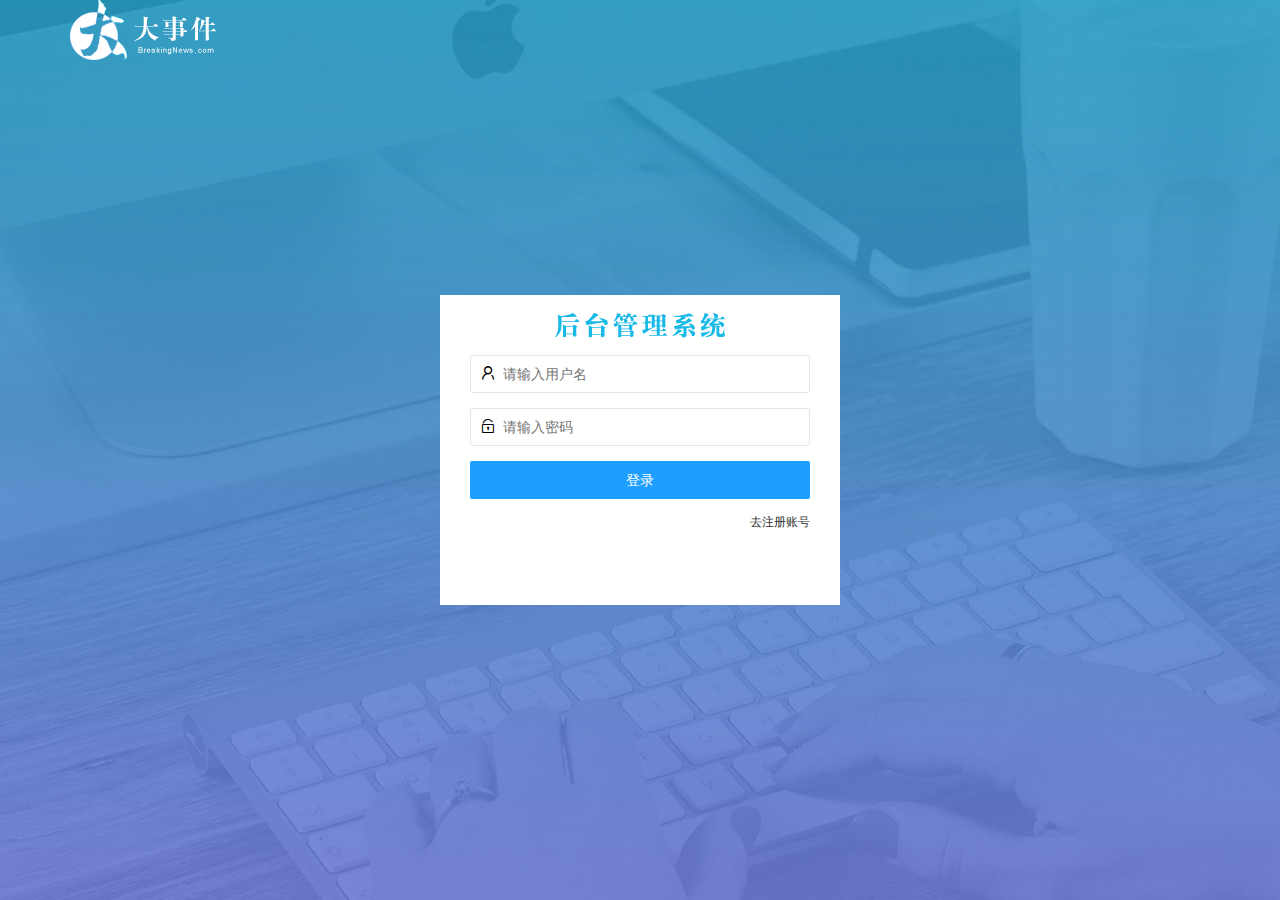
<file: login.html>
<!DOCTYPE html>
<html lang="en">
  <head>
    <meta charset="UTF-8" />
    <meta http-equiv="X-UA-Compatible" content="IE=edge" />
    <meta name="viewport" content="width=device-width, initial-scale=1.0" />
    <title>大事件-登录</title>
    <!-- 导入 LayUI 样式 -->
    <link rel="stylesheet" href="/assets/lib/layui/css/layui.css" />
    <!-- 导入自定义样式 -->
    <link rel="stylesheet" href="/assets/css/login.css" />
    <!-- 引入jQuery -->
    <script src="/assets/lib/jquery.js"></script>
    <!-- 引入layui -->
    <script src="/assets/lib/layui/layui.all.js"></script>
    <!-- 引入自己写的对jquery的一些处理 -->
    <script src="/assets/js/baseAPI.js"></script>
  </head>
  <body>
    <!-- 头部 logo 区域 -->
    <div class="layui-main">
      <img src="/assets/images/logo.png" alt="" />
    </div>

    <!-- 登录注册区域 -->
    <div class="loginAndRegBox">
      <!-- 登录标题 -->
      <div class="title-box"></div>
      <!-- 登录 -->
      <!-- 登录 -->
      <div class="login-box">
        <form class="layui-form" id="form_login">
          <!-- 用户名 -->
          <div class="layui-form-item">
            <i class="layui-icon layui-icon-username"></i>
            <input
              type="text"
              name="username"
              required
              lay-verify="required"
              placeholder="请输入用户名"
              autocomplete="off"
              class="layui-input"
            />
          </div>

          <!-- 密码 -->
          <div class="layui-form-item">
            <i class="layui-icon layui-icon-password"></i>
            <input
              type="password"
              name="password"
              required
              lay-verify="required"
              placeholder="请输入密码"
              autocomplete="off"
              class="layui-input"
            />
          </div>

          <!-- 登录按钮 -->
          <div class="layui-form-item">
            <!-- 注意：表单提交按钮和普通按钮的区别，就是 lay-submit 属性 -->
            <button
              class="layui-btn layui-btn-normal layui-btn-fluid"
              lay-submit
            >
              登录
            </button>
          </div>
          <div class="layui-form-item link">
            <a href="javascript:;" id="link_reg">去注册账号</a>
          </div>
        </form>
      </div>
      <!-- 注册 -->
      <div class="reg-box">
        <form class="layui-form" id="form_reg">
          <!-- 用户名 -->
          <div class="layui-form-item">
            <i class="layui-icon layui-icon-username"></i>
            <input
              type="text"
              name="username"
              required
              lay-verify="required"
              placeholder="请输入用户名"
              autocomplete="off"
              class="layui-input"
              id="zc_une"
            />
          </div>

          <!-- 密码 -->
          <div class="layui-form-item">
            <i class="layui-icon layui-icon-password"></i>
            <input
              type="password"
              name="password"
              required
              lay-verify="required|pwd"
              placeholder="请输入密码"
              autocomplete="off"
              class="layui-input"
              id="zc_pwd"
            />
          </div>

          <!-- 确认密码 -->
          <div class="layui-form-item">
            <i class="layui-icon layui-icon-password"></i>
            <input
              type="password"
              name="repassword"
              required
              lay-verify="required|pwd|repwd"
              placeholder="再次确认密码"
              autocomplete="off"
              class="layui-input"
            />
          </div>

          <!-- 注册按钮 -->
          <div class="layui-form-item">
            <!-- 注意：表单提交按钮和普通按钮的区别，就是 lay-submit 属性 -->
            <button
              class="layui-btn layui-btn-normal layui-btn-fluid"
              lay-submit
            >
              注册
            </button>
          </div>
          <div class="layui-form-item link">
            <a href="javascript:;" id="link_login">去登录</a>
          </div>
        </form>
      </div>
    </div>
  </body>
  <!-- 引入login.js -->
  <script src="/assets//js/login.js"></script>
</html>
</file>
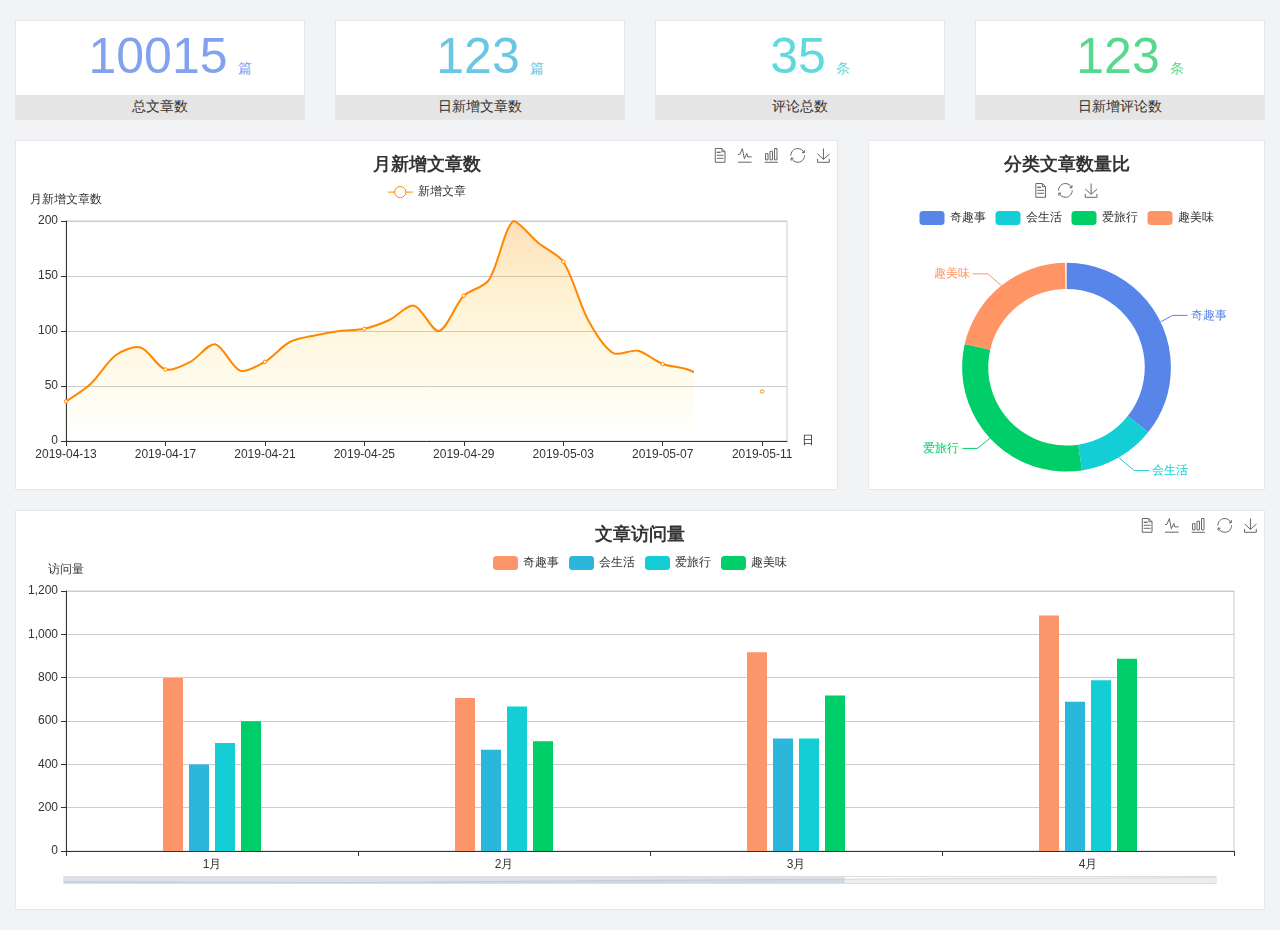
<file: home/dashboard.html>
<!DOCTYPE html>
<html lang="en">

<head>
  <meta charset="UTF-8">
  <meta name="viewport" content="width=device-width, initial-scale=1.0">
  <meta http-equiv="X-UA-Compatible" content="ie=edge">
  <title>图表统计</title>
  <link rel="stylesheet" href="../../assets/lib/bootstrap.css" />
  <link rel="stylesheet" href="../../assets/lib/main.css" />
  <script src="../../assets/lib/jquery.js"></script>
  <script type="text/javascript" src="../../assets/lib/echarts.min.js"></script>
</head>

<body>
  <div class="container-fluid">
    <div class="row spannel_list">
      <div class="col-sm-3 col-xs-6">
        <div class="spannel">
          <em>10015</em><span>篇</span>
          <b>总文章数</b>
        </div>
      </div>
      <div class="col-sm-3 col-xs-6">
        <div class="spannel scolor01">
          <em>123</em><span>篇</span>
          <b>日新增文章数</b>
        </div>
      </div>
      <div class="col-sm-3 col-xs-6">
        <div class="spannel scolor02">
          <em>35</em><span>条</span>
          <b>评论总数</b>
        </div>
      </div>
      <div class="col-sm-3 col-xs-6">
        <div class="spannel scolor03">
          <em>123</em><span>条</span>
          <b>日新增评论数</b>
        </div>
      </div>
    </div>
  </div>

  <div class="container-fluid">
    <div class="row curve-pie">
      <div class="col-lg-8 col-md-8">
        <div class="gragh_pannel" id="curve_show"></div>
      </div>
      <div class="col-lg-4 col-md-4">
        <div class="gragh_pannel" id="pie_show"></div>
      </div>
    </div>
  </div>

  <div class="container-fluid">
    <div class="column_pannel" id="column_show"></div>
  </div>

  <script>
    var oChart = echarts.init(document.getElementById('curve_show'));
    var aList_all = [
      { 'count': 36, 'date': '2019-04-13' },
      { 'count': 52, 'date': '2019-04-14' },
      { 'count': 78, 'date': '2019-04-15' },
      { 'count': 85, 'date': '2019-04-16' },
      { 'count': 65, 'date': '2019-04-17' },
      { 'count': 72, 'date': '2019-04-18' },
      { 'count': 88, 'date': '2019-04-19' },
      { 'count': 64, 'date': '2019-04-20' },
      { 'count': 72, 'date': '2019-04-21' },
      { 'count': 90, 'date': '2019-04-22' },
      { 'count': 96, 'date': '2019-04-23' },
      { 'count': 100, 'date': '2019-04-24' },
      { 'count': 102, 'date': '2019-04-25' },
      { 'count': 110, 'date': '2019-04-26' },
      { 'count': 123, 'date': '2019-04-27' },
      { 'count': 100, 'date': '2019-04-28' },
      { 'count': 132, 'date': '2019-04-29' },
      { 'count': 146, 'date': '2019-04-30' },
      { 'count': 200, 'date': '2019-05-01' },
      { 'count': 180, 'date': '2019-05-02' },
      { 'count': 163, 'date': '2019-05-03' },
      { 'count': 110, 'date': '2019-05-04' },
      { 'count': 80, 'date': '2019-05-05' },
      { 'count': 82, 'date': '2019-05-06' },
      { 'count': 70, 'date': '2019-05-07' },
      { 'count': 65, 'date': '2019-05-08' },
      { 'count': 54, 'date': '2019-05-09' },
      { 'count': 40, 'date': '2019-05-10' },
      { 'count': 45, 'date': '2019-05-11' },
      { 'count': 38, 'date': '2019-05-12' },
    ];

    let aCount = [];
    let aDate = [];

    for (var i = 0; i < aList_all.length; i++) {
      aCount.push(aList_all[i].count);
      aDate.push(aList_all[i].date);
    }

    var chartopt = {
      title: {
        text: '月新增文章数',
        left: 'center',
        top: '10'
      },
      tooltip: {
        trigger: 'axis'
      },
      legend: {
        data: ['新增文章'],
        top: '40'
      },
      toolbox: {
        show: true,
        feature: {
          mark: { show: true },
          dataView: { show: true, readOnly: false },
          magicType: { show: true, type: ['line', 'bar'] },
          restore: { show: true },
          saveAsImage: { show: true }
        }
      },
      calculable: true,
      xAxis: [
        {
          name: '日',
          type: 'category',
          boundaryGap: false,
          data: aDate
        }
      ],
      yAxis: [
        {
          name: '月新增文章数',
          type: 'value'
        }
      ],
      series: [
        {
          name: '新增文章',
          type: 'line',
          smooth: true,
          itemStyle: { normal: { areaStyle: { type: 'default' }, color: '#f80' }, lineStyle: { color: '#f80' } },
          data: aCount
        }],
      areaStyle: {
        normal: {
          color: new echarts.graphic.LinearGradient(0, 0, 0, 1, [{
            offset: 0,
            color: 'rgba(255,136,0,0.39)'
          }, {
            offset: .34,
            color: 'rgba(255,180,0,0.25)'
          }, {
            offset: 1,
            color: 'rgba(255,222,0,0.00)'
          }])

        }
      },
      grid: {
        show: true,
        x: 50,
        x2: 50,
        y: 80,
        height: 220
      }
    };

    oChart.setOption(chartopt);


    var oPie = echarts.init(document.getElementById('pie_show'));
    var oPieopt =
    {
      title: {
        top: 10,
        text: '分类文章数量比',
        x: 'center'
      },
      tooltip: {
        trigger: 'item',
        formatter: "{a} <br/>{b} : {c} ({d}%)"
      },
      color: ['#5885e8', '#13cfd5', '#00ce68', '#ff9565'],
      legend: {
        x: 'center',
        top: 65,
        data: ['奇趣事', '会生活', '爱旅行', '趣美味']
      },
      toolbox: {
        show: true,
        x: 'center',
        top: 35,
        feature: {
          mark: { show: true },
          dataView: { show: true, readOnly: false },
          magicType: {
            show: true,
            type: ['pie', 'funnel'],
            option: {
              funnel: {
                x: '25%',
                width: '50%',
                funnelAlign: 'left',
                max: 1548
              }
            }
          },
          restore: { show: true },
          saveAsImage: { show: true }
        }
      },
      calculable: true,
      series: [
        {
          name: '访问来源',
          type: 'pie',
          radius: ['45%', '60%'],
          center: ['50%', '65%'],
          data: [
            { value: 300, name: '奇趣事' },
            { value: 100, name: '会生活' },
            { value: 260, name: '爱旅行' },
            { value: 180, name: '趣美味' }
          ]
        }
      ]
    };
    oPie.setOption(oPieopt);



    var oColumn = this.echarts.init(document.getElementById('column_show'));
    var oColumnopt =
    {
      title: {
        text: '文章访问量',
        left: 'center',
        top: '10'
      },
      tooltip: {
        trigger: 'axis'
      },
      legend: {
        data: ['奇趣事', '会生活', '爱旅行', '趣美味'],
        top: '40'
      },
      toolbox: {
        show: true,
        feature: {
          mark: { show: true },
          dataView: { show: true, readOnly: false },
          magicType: { show: true, type: ['line', 'bar'] },
          restore: { show: true },
          saveAsImage: { show: true }
        }
      },
      calculable: true,
      xAxis: [
        {
          type: 'category',
          data: ['1月', '2月', '3月', '4月', '5月']
        }
      ],
      yAxis: [
        {
          name: '访问量',
          type: 'value'
        }
      ],
      series: [
        {
          name: '奇趣事',
          type: 'bar',
          barWidth: 20,
          itemStyle: {
            normal: { areaStyle: { type: 'default' }, color: '#fd956a' }
          },
          data: [800, 708, 920, 1090, 1200]
        },
        {
          name: '会生活',
          type: 'bar',
          barWidth: 20,
          itemStyle: {
            normal: { areaStyle: { type: 'default' }, color: '#2bb6db' }
          },
          data: [400, 468, 520, 690, 800]
        },
        {
          name: '爱旅行',
          type: 'bar',
          barWidth: 20,
          itemStyle: {
            normal: { areaStyle: { type: 'default' }, color: '#13cfd5' }
          },
          data: [500, 668, 520, 790, 900]
        },
        {
          name: '趣美味',
          type: 'bar',
          barWidth: 20,
          itemStyle: {
            normal: { areaStyle: { type: 'default' }, color: '#00ce68' }
          },
          data: [600, 508, 720, 890, 1000]
        }
      ],
      grid: {
        show: true,
        x: 50,
        x2: 30,
        y: 80,
        height: 260
      },
      dataZoom: [//给x轴设置滚动条
        {
          start: 0,//默认为0
          end: 100 - 1000 / 31,//默认为100
          type: 'slider',
          show: true,
          xAxisIndex: [0],
          handleSize: 0,//滑动条的 左右2个滑动条的大小
          height: 8,//组件高度
          left: 45, //左边的距离
          right: 50,//右边的距离
          bottom: 26,//右边的距离
          handleColor: '#ddd',//h滑动图标的颜色
          handleStyle: {
            borderColor: "#cacaca",
            borderWidth: "1",
            shadowBlur: 2,
            background: "#ddd",
            shadowColor: "#ddd",
          }
        }]
    };
    oColumn.setOption(oColumnopt);
  </script>
</body>

</html>
</file>
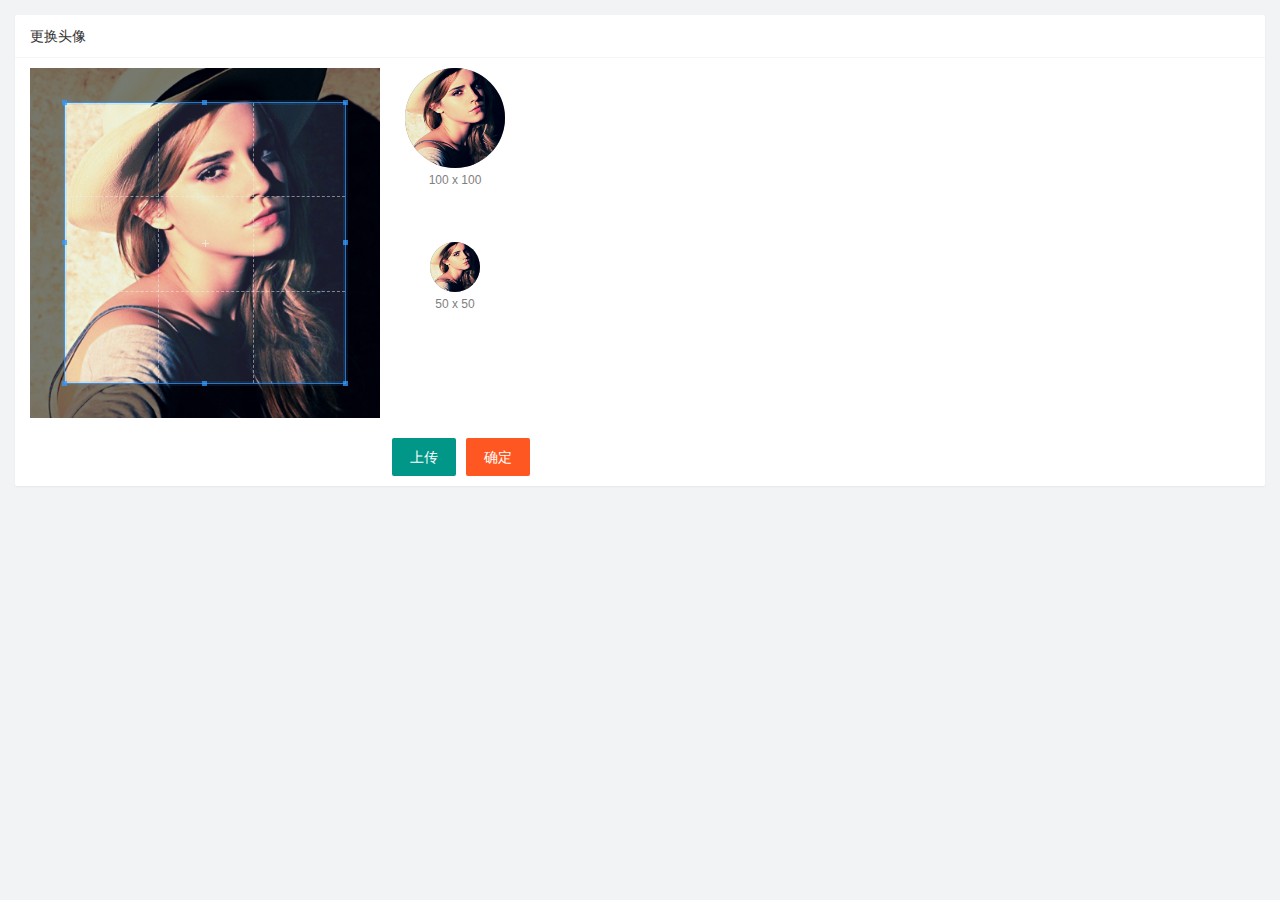
<file: user/user_avatar.html>
<!DOCTYPE html>
<html lang="en">
  <head>
    <meta charset="UTF-8" />
    <meta http-equiv="X-UA-Compatible" content="IE=edge" />
    <meta name="viewport" content="width=device-width, initial-scale=1.0" />
    <title>Document</title>
    <link rel="stylesheet" href="/assets/lib/layui/css/layui.css" />
    <link rel="stylesheet" href="/assets/lib/cropper/cropper.css" />
    <link rel="stylesheet" href="/assets/css/user/user_avatar.css" />
  </head>
  <body>
    <div class="layui-card">
      <div class="layui-card-header">更换头像</div>
      <div class="layui-card-body">
        <!-- 第一行的图片裁剪和预览区域 -->
        <div class="row1">
          <!-- 图片裁剪区域 -->
          <div class="cropper-box">
            <!-- 这个 img 标签很重要，将来会把它初始化为裁剪区域 -->
            <img id="image" src="/assets/images/sample.jpg" />
          </div>
          <!-- 图片的预览区域 -->
          <div class="preview-box">
            <div>
              <!-- 宽高为 100px 的预览区域 -->
              <div class="img-preview w100"></div>
              <p class="size">100 x 100</p>
            </div>
            <div>
              <!-- 宽高为 50px 的预览区域 -->
              <div class="img-preview w50"></div>
              <p class="size">50 x 50</p>
            </div>
          </div>
        </div>
        <!-- 第二行的按钮区域 -->
        <div class="row2">
            <input type="file" name="" id="file" accept="image/png,image/jpeg">
          <button type="button" class="layui-btn" id="btnChoosePic">上传</button>
          <button type="button" class="layui-btn layui-btn-danger" id="btnUpPic">确定</button>
        </div>
      </div>
    </div>
  </body>
  <script src="/assets/lib/layui/layui.all.js"></script>
  <script src="/assets/lib/jquery.js"></script>
  <script src="/assets/lib/cropper/Cropper.js"></script>
  <script src="/assets/lib/cropper/jquery-cropper.js"></script>
  <script src="/assets/js/baseAPI.js"></script>
  <script src="/assets/js/user/user_avatar.js"></script>
</html>
</file>
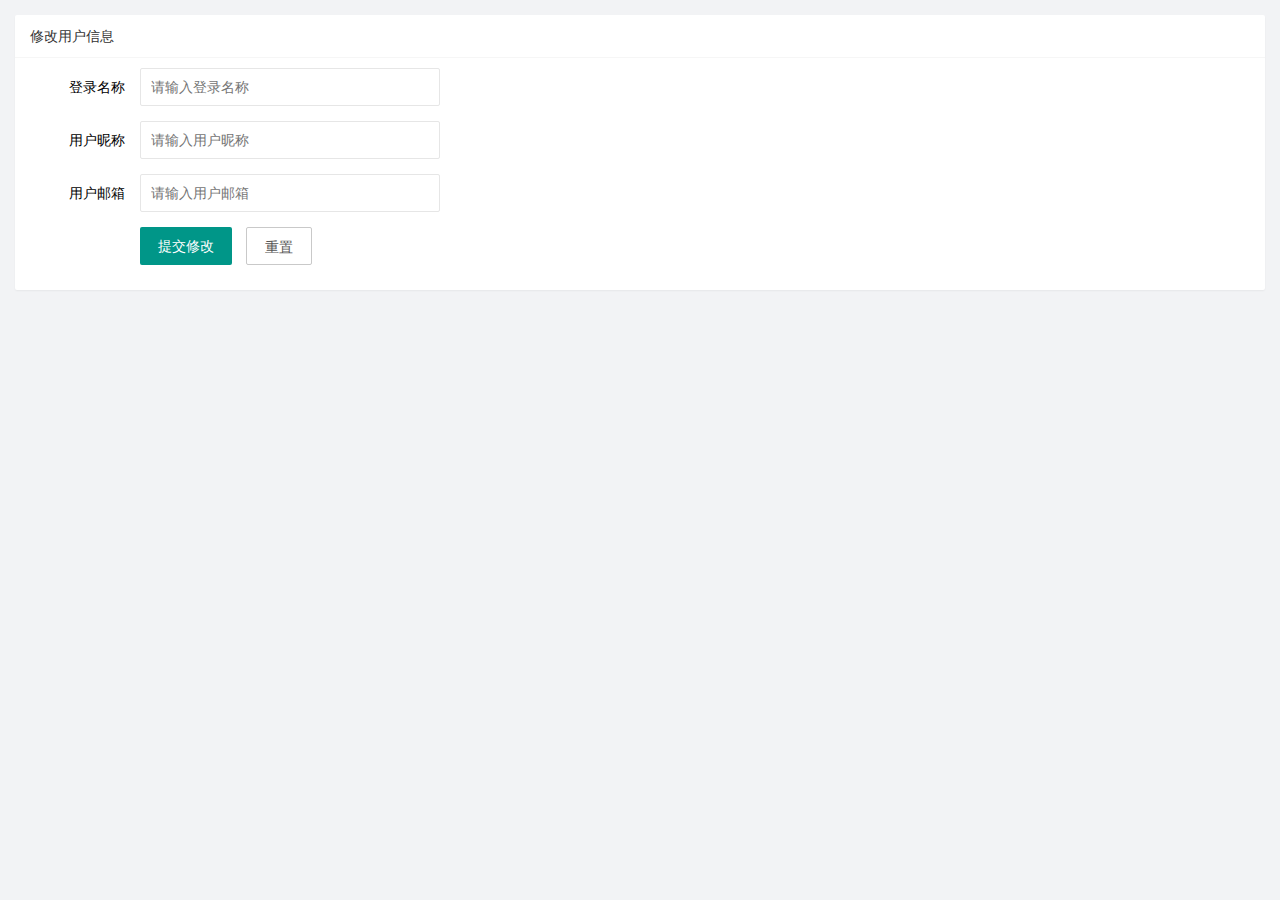
<file: user/user_info.html>
<!DOCTYPE html>
<html lang="en">
  <head>
    <meta charset="UTF-8" />
    <meta http-equiv="X-UA-Compatible" content="IE=edge" />
    <meta name="viewport" content="width=device-width, initial-scale=1.0" />
    <title>Document</title>
    <link rel="stylesheet" href="/assets/lib/layui/css/layui.css" />
    <link rel="stylesheet" href="/assets/css/user/user_info.css" />
  </head>
  <body>
    <div class="layui-card">
      <div class="layui-card-header">修改用户信息</div>
      <div class="layui-card-body">
        <!-- form 表单 -->
        <form class="layui-form" action="" lay-filter="formUserInfo">
            <!-- 隐藏域 -->
            <input type="hidden" name="id">
          <div class="layui-form-item">
            <label class="layui-form-label">登录名称</label>
            <div class="layui-input-block">
              <input
                type="text"
                name="username"
                required
                readonly
                lay-verify="required"
                placeholder="请输入登录名称"
                autocomplete="off"
                class="layui-input"
              />
            </div>
          </div>
          <div class="layui-form-item">
            <label class="layui-form-label">用户昵称</label>
            <div class="layui-input-block">
              <input
                type="text"
                name="nickname"
                required
                lay-verify="required|nickname"
                placeholder="请输入用户昵称"
                autocomplete="off"
                class="layui-input"
              />
            </div>
          </div>
          <div class="layui-form-item">
            <label class="layui-form-label">用户邮箱</label>
            <div class="layui-input-block">
              <input
                type="text"
                name="email"
                required
                lay-verify="required|email"
                placeholder="请输入用户邮箱"
                autocomplete="off"
                class="layui-input"
              />
            </div>
          </div>
          <div class="layui-form-item">
            <div class="layui-input-block">
              <button class="layui-btn" lay-submit lay-filter="formDemo">
                提交修改
              </button>
              <button type="reset" class="layui-btn layui-btn-primary" id="resetBtn">
                重置
              </button>
            </div>
          </div>
        </form>
      </div>
    </div>
  </body>
  <script src="/assets/lib/layui/layui.all.js"></script>
  <script src="/assets/lib/jquery.js"></script>
  <script src="/assets/js/baseAPI.js"></script>
  <script src="/assets/js/user/user_info.js"></script>
</html>
</file>
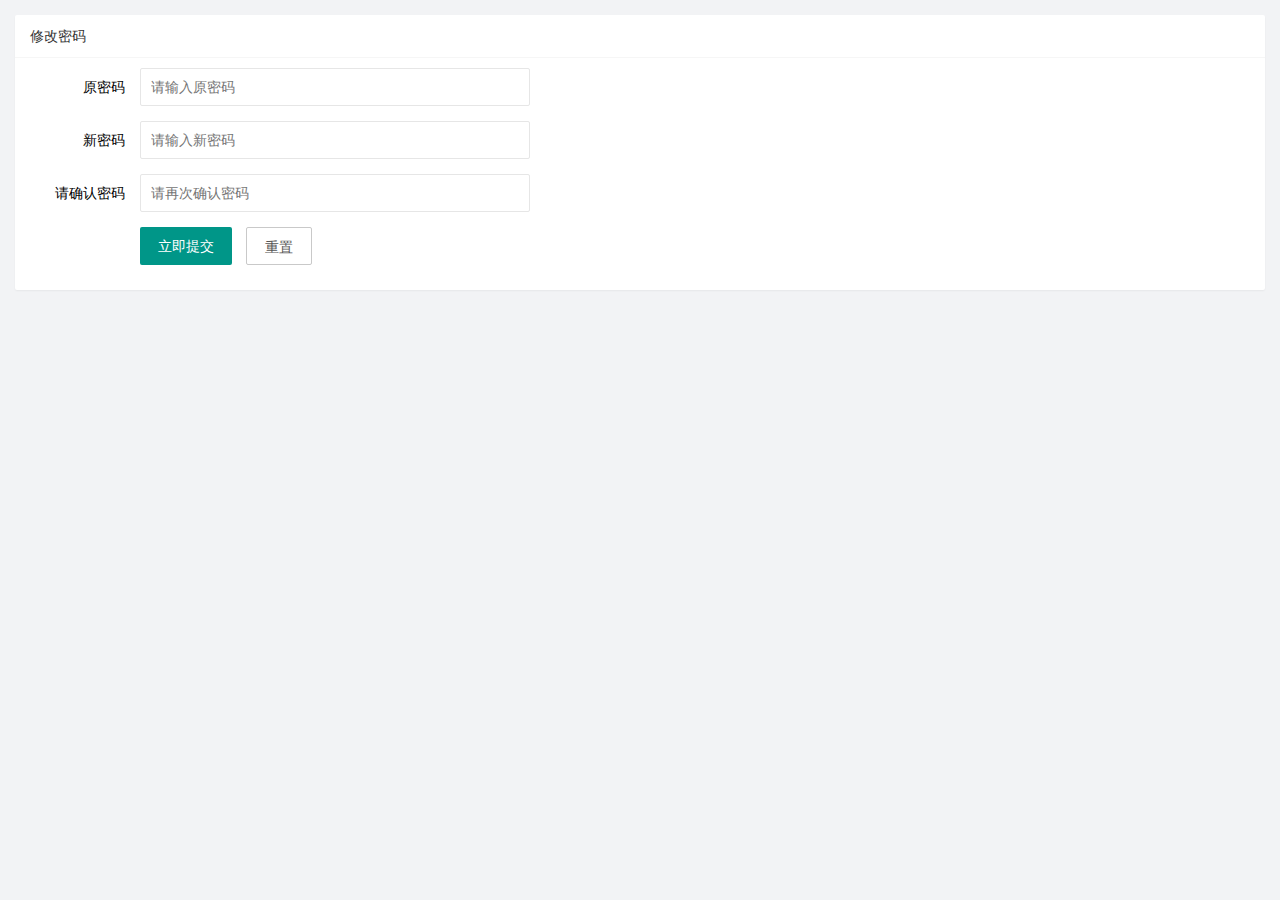
<file: user/user_pwd.html>
<!DOCTYPE html>
<html lang="en">
  <head>
    <meta charset="UTF-8" />
    <meta http-equiv="X-UA-Compatible" content="IE=edge" />
    <meta name="viewport" content="width=device-width, initial-scale=1.0" />
    <title>Document</title>
    <link rel="stylesheet" href="/assets/lib/layui/css/layui.css" />
    <link rel="stylesheet" href="/assets/css/user/user_pwd.css" />
  </head>
  <body>
    <div class="layui-card">
      <div class="layui-card-header">修改密码</div>
      <div class="layui-card-body">
        <form class="layui-form" action="">
          <div class="layui-form-item">
            <label class="layui-form-label">原密码</label>
            <div class="layui-input-block">
              <input
                type="password"
                name="oldPwd"
                required
                lay-verify="required|pwd"
                placeholder="请输入原密码"
                autocomplete="off"
                class="layui-input"
              />
            </div>
          </div>
          <div class="layui-form-item">
            <label class="layui-form-label">新密码</label>
            <div class="layui-input-block">
              <input
                type="password"
                name="newPwd"
                required
                lay-verify="required|pwd|samePwd"
                placeholder="请输入新密码"
                autocomplete="off"
                class="layui-input"
                
              />
            </div>
          </div>
          <div class="layui-form-item">
            <label class="layui-form-label">请确认密码</label>
            <div class="layui-input-block">
              <input
                type="password"
                name="rePwd"
                required
                lay-verify="required|pwd|rePwd"
                placeholder="请再次确认密码"
                autocomplete="off"
                class="layui-input"
              />
            </div>
          </div>
          <div class="layui-form-item">
            <div class="layui-input-block">
              <button class="layui-btn" lay-submit lay-filter="formDemo">
                立即提交
              </button>
              <button type="reset" class="layui-btn layui-btn-primary">
                重置
              </button>
            </div>
          </div>
        </form>
      </div>
    </div>
  </body>
  <!-- 导入 layui 的 js -->
  <script src="/assets/lib/layui/layui.all.js"></script>
  <!-- 导入 jQuery -->
  <script src="/assets/lib/jquery.js"></script>
  <!-- 导入 baseAPI -->
  <script src="/assets/js/baseAPI.js"></script>
  <!-- 导入自己的 js -->
  <script src="/assets/js/user/user_pwd.js"></script>
</html>
</file>
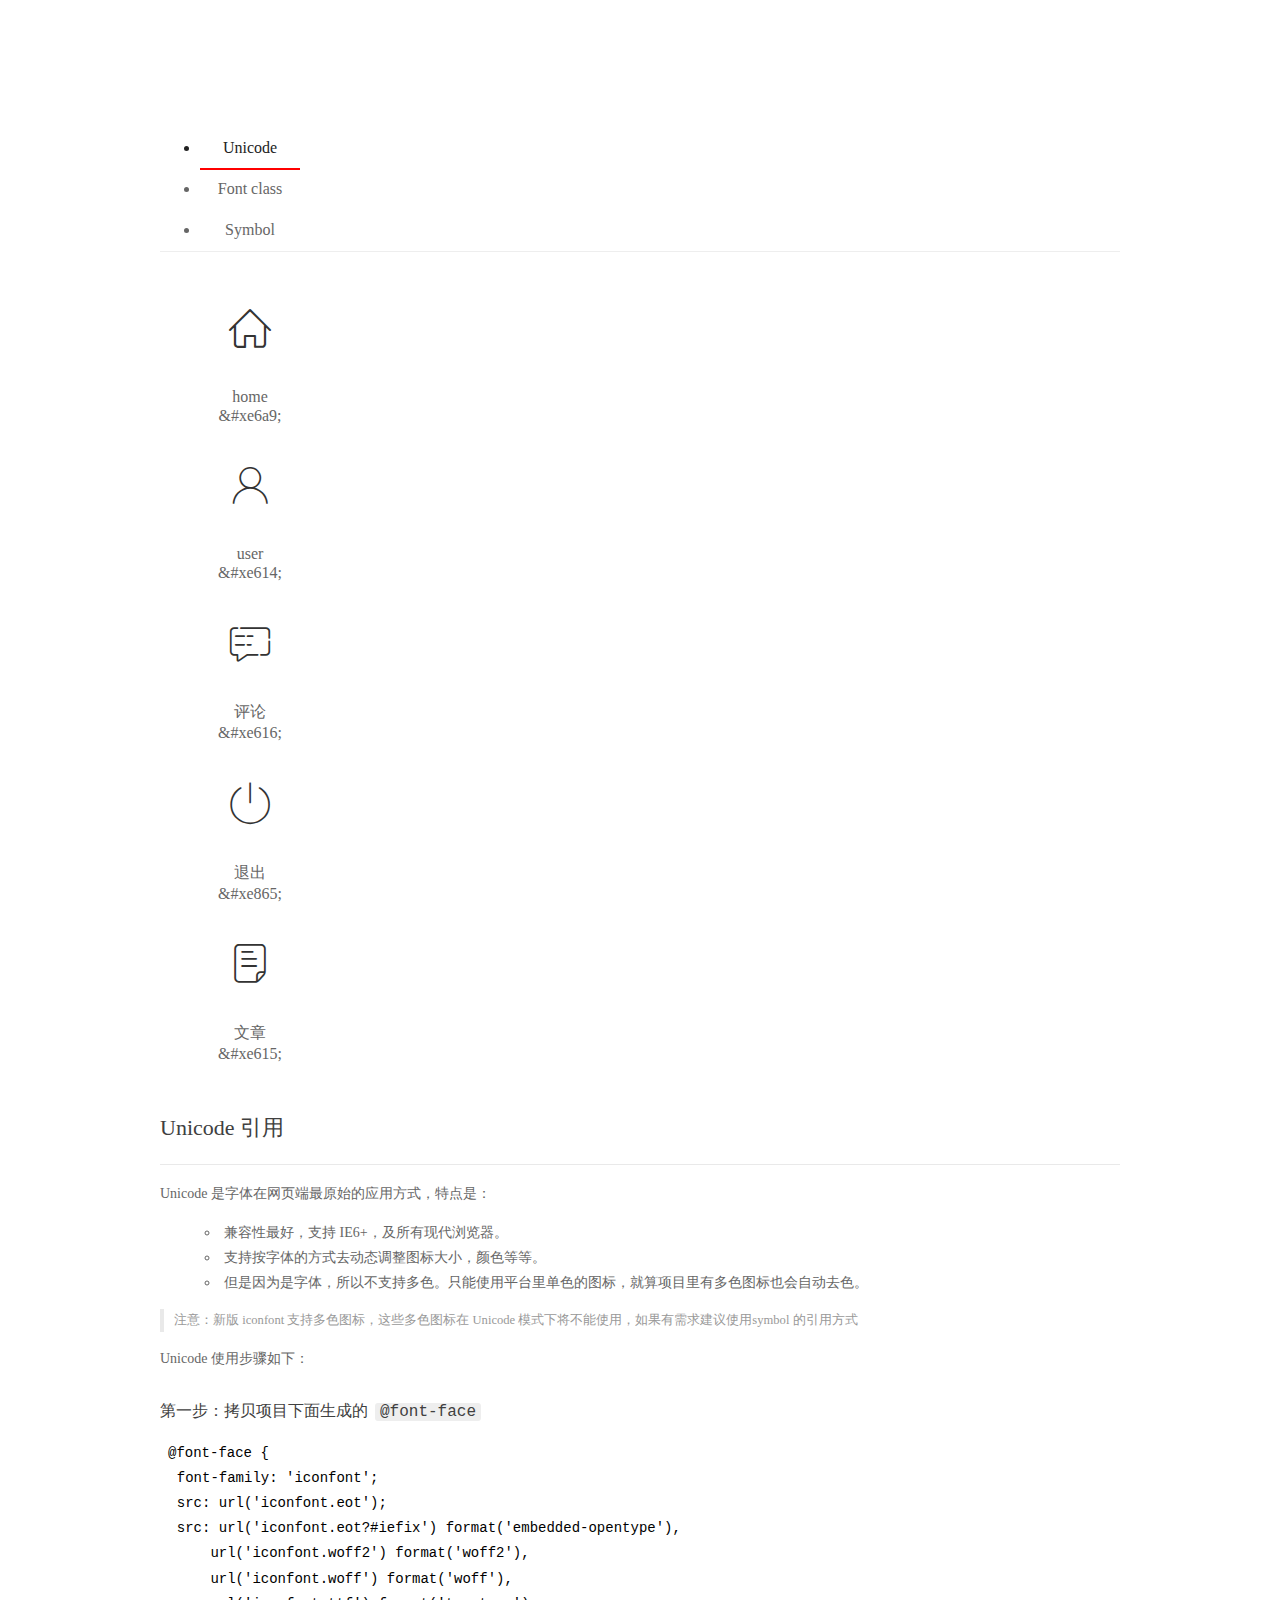
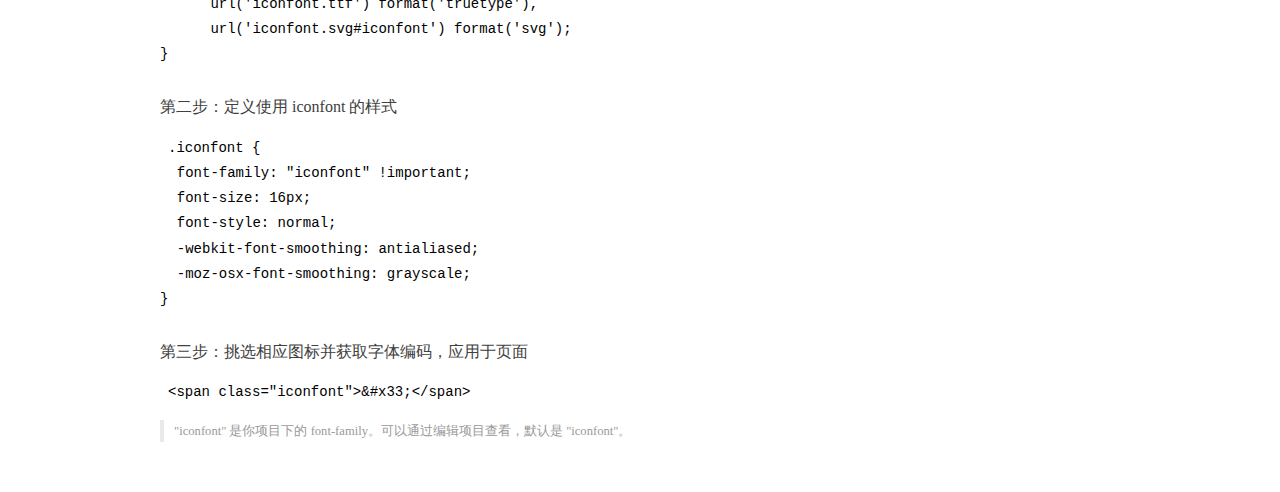
<file: assets/fonts/demo_index.html>
<!DOCTYPE html>
<html>
<head>
  <meta charset="utf-8"/>
  <title>IconFont Demo</title>
  <link rel="shortcut icon" href="https://gtms04.alicdn.com/tps/i4/TB1_oz6GVXXXXaFXpXXJDFnIXXX-64-64.ico" type="image/x-icon"/>
  <link rel="stylesheet" href="https://g.alicdn.com/thx/cube/1.3.2/cube.min.css">
  <link rel="stylesheet" href="demo.css">
  <link rel="stylesheet" href="iconfont.css">
  <script src="iconfont.js"></script>
  <!-- jQuery -->
  <script src="https://a1.alicdn.com/oss/uploads/2018/12/26/7bfddb60-08e8-11e9-9b04-53e73bb6408b.js"></script>
  <!-- 代码高亮 -->
  <script src="https://a1.alicdn.com/oss/uploads/2018/12/26/a3f714d0-08e6-11e9-8a15-ebf944d7534c.js"></script>
</head>
<body>
  <div class="main">
    <h1 class="logo"><a href="https://www.iconfont.cn/" title="iconfont 首页" target="_blank">&#xe86b;</a></h1>
    <div class="nav-tabs">
      <ul id="tabs" class="dib-box">
        <li class="dib active"><span>Unicode</span></li>
        <li class="dib"><span>Font class</span></li>
        <li class="dib"><span>Symbol</span></li>
      </ul>
      
    </div>
    <div class="tab-container">
      <div class="content unicode" style="display: block;">
          <ul class="icon_lists dib-box">
          
            <li class="dib">
              <span class="icon iconfont">&#xe6a9;</span>
                <div class="name">home</div>
                <div class="code-name">&amp;#xe6a9;</div>
              </li>
          
            <li class="dib">
              <span class="icon iconfont">&#xe614;</span>
                <div class="name">user</div>
                <div class="code-name">&amp;#xe614;</div>
              </li>
          
            <li class="dib">
              <span class="icon iconfont">&#xe616;</span>
                <div class="name">评论</div>
                <div class="code-name">&amp;#xe616;</div>
              </li>
          
            <li class="dib">
              <span class="icon iconfont">&#xe865;</span>
                <div class="name">退出</div>
                <div class="code-name">&amp;#xe865;</div>
              </li>
          
            <li class="dib">
              <span class="icon iconfont">&#xe615;</span>
                <div class="name">文章</div>
                <div class="code-name">&amp;#xe615;</div>
              </li>
          
          </ul>
          <div class="article markdown">
          <h2 id="unicode-">Unicode 引用</h2>
          <hr>

          <p>Unicode 是字体在网页端最原始的应用方式，特点是：</p>
          <ul>
            <li>兼容性最好，支持 IE6+，及所有现代浏览器。</li>
            <li>支持按字体的方式去动态调整图标大小，颜色等等。</li>
            <li>但是因为是字体，所以不支持多色。只能使用平台里单色的图标，就算项目里有多色图标也会自动去色。</li>
          </ul>
          <blockquote>
            <p>注意：新版 iconfont 支持多色图标，这些多色图标在 Unicode 模式下将不能使用，如果有需求建议使用symbol 的引用方式</p>
          </blockquote>
          <p>Unicode 使用步骤如下：</p>
          <h3 id="-font-face">第一步：拷贝项目下面生成的 <code>@font-face</code></h3>
<pre><code class="language-css"
>@font-face {
  font-family: 'iconfont';
  src: url('iconfont.eot');
  src: url('iconfont.eot?#iefix') format('embedded-opentype'),
      url('iconfont.woff2') format('woff2'),
      url('iconfont.woff') format('woff'),
      url('iconfont.ttf') format('truetype'),
      url('iconfont.svg#iconfont') format('svg');
}
</code></pre>
          <h3 id="-iconfont-">第二步：定义使用 iconfont 的样式</h3>
<pre><code class="language-css"
>.iconfont {
  font-family: "iconfont" !important;
  font-size: 16px;
  font-style: normal;
  -webkit-font-smoothing: antialiased;
  -moz-osx-font-smoothing: grayscale;
}
</code></pre>
          <h3 id="-">第三步：挑选相应图标并获取字体编码，应用于页面</h3>
<pre>
<code class="language-html"
>&lt;span class="iconfont"&gt;&amp;#x33;&lt;/span&gt;
</code></pre>
          <blockquote>
            <p>"iconfont" 是你项目下的 font-family。可以通过编辑项目查看，默认是 "iconfont"。</p>
          </blockquote>
          </div>
      </div>
      <div class="content font-class">
        <ul class="icon_lists dib-box">
          
          <li class="dib">
            <span class="icon iconfont icon-home"></span>
            <div class="name">
              home
            </div>
            <div class="code-name">.icon-home
            </div>
          </li>
          
          <li class="dib">
            <span class="icon iconfont icon-user"></span>
            <div class="name">
              user
            </div>
            <div class="code-name">.icon-user
            </div>
          </li>
          
          <li class="dib">
            <span class="icon iconfont icon-pinglun"></span>
            <div class="name">
              评论
            </div>
            <div class="code-name">.icon-pinglun
            </div>
          </li>
          
          <li class="dib">
            <span class="icon iconfont icon-tuichu"></span>
            <div class="name">
              退出
            </div>
            <div class="code-name">.icon-tuichu
            </div>
          </li>
          
          <li class="dib">
            <span class="icon iconfont icon-16"></span>
            <div class="name">
              文章
            </div>
            <div class="code-name">.icon-16
            </div>
          </li>
          
        </ul>
        <div class="article markdown">
        <h2 id="font-class-">font-class 引用</h2>
        <hr>

        <p>font-class 是 Unicode 使用方式的一种变种，主要是解决 Unicode 书写不直观，语意不明确的问题。</p>
        <p>与 Unicode 使用方式相比，具有如下特点：</p>
        <ul>
          <li>兼容性良好，支持 IE8+，及所有现代浏览器。</li>
          <li>相比于 Unicode 语意明确，书写更直观。可以很容易分辨这个 icon 是什么。</li>
          <li>因为使用 class 来定义图标，所以当要替换图标时，只需要修改 class 里面的 Unicode 引用。</li>
          <li>不过因为本质上还是使用的字体，所以多色图标还是不支持的。</li>
        </ul>
        <p>使用步骤如下：</p>
        <h3 id="-fontclass-">第一步：引入项目下面生成的 fontclass 代码：</h3>
<pre><code class="language-html">&lt;link rel="stylesheet" href="./iconfont.css"&gt;
</code></pre>
        <h3 id="-">第二步：挑选相应图标并获取类名，应用于页面：</h3>
<pre><code class="language-html">&lt;span class="iconfont icon-xxx"&gt;&lt;/span&gt;
</code></pre>
        <blockquote>
          <p>"
            iconfont" 是你项目下的 font-family。可以通过编辑项目查看，默认是 "iconfont"。</p>
        </blockquote>
      </div>
      </div>
      <div class="content symbol">
          <ul class="icon_lists dib-box">
          
            <li class="dib">
                <svg class="icon svg-icon" aria-hidden="true">
                  <use xlink:href="#icon-home"></use>
                </svg>
                <div class="name">home</div>
                <div class="code-name">#icon-home</div>
            </li>
          
            <li class="dib">
                <svg class="icon svg-icon" aria-hidden="true">
                  <use xlink:href="#icon-user"></use>
                </svg>
                <div class="name">user</div>
                <div class="code-name">#icon-user</div>
            </li>
          
            <li class="dib">
                <svg class="icon svg-icon" aria-hidden="true">
                  <use xlink:href="#icon-pinglun"></use>
                </svg>
                <div class="name">评论</div>
                <div class="code-name">#icon-pinglun</div>
            </li>
          
            <li class="dib">
                <svg class="icon svg-icon" aria-hidden="true">
                  <use xlink:href="#icon-tuichu"></use>
                </svg>
                <div class="name">退出</div>
                <div class="code-name">#icon-tuichu</div>
            </li>
          
            <li class="dib">
                <svg class="icon svg-icon" aria-hidden="true">
                  <use xlink:href="#icon-16"></use>
                </svg>
                <div class="name">文章</div>
                <div class="code-name">#icon-16</div>
            </li>
          
          </ul>
          <div class="article markdown">
          <h2 id="symbol-">Symbol 引用</h2>
          <hr>

          <p>这是一种全新的使用方式，应该说这才是未来的主流，也是平台目前推荐的用法。相关介绍可以参考这篇<a href="">文章</a>
            这种用法其实是做了一个 SVG 的集合，与另外两种相比具有如下特点：</p>
          <ul>
            <li>支持多色图标了，不再受单色限制。</li>
            <li>通过一些技巧，支持像字体那样，通过 <code>font-size</code>, <code>color</code> 来调整样式。</li>
            <li>兼容性较差，支持 IE9+，及现代浏览器。</li>
            <li>浏览器渲染 SVG 的性能一般，还不如 png。</li>
          </ul>
          <p>使用步骤如下：</p>
          <h3 id="-symbol-">第一步：引入项目下面生成的 symbol 代码：</h3>
<pre><code class="language-html">&lt;script src="./iconfont.js"&gt;&lt;/script&gt;
</code></pre>
          <h3 id="-css-">第二步：加入通用 CSS 代码（引入一次就行）：</h3>
<pre><code class="language-html">&lt;style&gt;
.icon {
  width: 1em;
  height: 1em;
  vertical-align: -0.15em;
  fill: currentColor;
  overflow: hidden;
}
&lt;/style&gt;
</code></pre>
          <h3 id="-">第三步：挑选相应图标并获取类名，应用于页面：</h3>
<pre><code class="language-html">&lt;svg class="icon" aria-hidden="true"&gt;
  &lt;use xlink:href="#icon-xxx"&gt;&lt;/use&gt;
&lt;/svg&gt;
</code></pre>
          </div>
      </div>

    </div>
  </div>
  <script>
  $(document).ready(function () {
      $('.tab-container .content:first').show()

      $('#tabs li').click(function (e) {
        var tabContent = $('.tab-container .content')
        var index = $(this).index()

        if ($(this).hasClass('active')) {
          return
        } else {
          $('#tabs li').removeClass('active')
          $(this).addClass('active')

          tabContent.hide().eq(index).fadeIn()
        }
      })
    })
  </script>
</body>
</html>
</file>
<file: assets/lib/layui/css/layui.css>
/** layui-v2.5.5 MIT License By https://www.layui.com */
 .layui-inline,img{display:inline-block;vertical-align:middle}h1,h2,h3,h4,h5,h6{font-weight:400}.layui-edge,.layui-header,.layui-inline,.layui-main{position:relative}.layui-body,.layui-edge,.layui-elip{overflow:hidden}.layui-btn,.layui-edge,.layui-inline,img{vertical-align:middle}.layui-btn,.layui-disabled,.layui-icon,.layui-unselect{-moz-user-select:none;-webkit-user-select:none;-ms-user-select:none}.layui-elip,.layui-form-checkbox span,.layui-form-pane .layui-form-label{text-overflow:ellipsis;white-space:nowrap}.layui-breadcrumb,.layui-tree-btnGroup{visibility:hidden}blockquote,body,button,dd,div,dl,dt,form,h1,h2,h3,h4,h5,h6,input,li,ol,p,pre,td,textarea,th,ul{margin:0;padding:0;-webkit-tap-highlight-color:rgba(0,0,0,0)}a:active,a:hover{outline:0}img{border:none}li{list-style:none}table{border-collapse:collapse;border-spacing:0}h4,h5,h6{font-size:100%}button,input,optgroup,option,select,textarea{font-family:inherit;font-size:inherit;font-style:inherit;font-weight:inherit;outline:0}pre{white-space:pre-wrap;white-space:-moz-pre-wrap;white-space:-pre-wrap;white-space:-o-pre-wrap;word-wrap:break-word}body{line-height:24px;font:14px Helvetica Neue,Helvetica,PingFang SC,Tahoma,Arial,sans-serif}hr{height:1px;margin:10px 0;border:0;clear:both}a{color:#333;text-decoration:none}a:hover{color:#777}a cite{font-style:normal;*cursor:pointer}.layui-border-box,.layui-border-box *{box-sizing:border-box}.layui-box,.layui-box *{box-sizing:content-box}.layui-clear{clear:both;*zoom:1}.layui-clear:after{content:'\20';clear:both;*zoom:1;display:block;height:0}.layui-inline{*display:inline;*zoom:1}.layui-edge{display:inline-block;width:0;height:0;border-width:6px;border-style:dashed;border-color:transparent}.layui-edge-top{top:-4px;border-bottom-color:#999;border-bottom-style:solid}.layui-edge-right{border-left-color:#999;border-left-style:solid}.layui-edge-bottom{top:2px;border-top-color:#999;border-top-style:solid}.layui-edge-left{border-right-color:#999;border-right-style:solid}.layui-disabled,.layui-disabled:hover{color:#d2d2d2!important;cursor:not-allowed!important}.layui-circle{border-radius:100%}.layui-show{display:block!important}.layui-hide{display:none!important}@font-face{font-family:layui-icon;src:url(../font/iconfont.eot?v=250);src:url(../font/iconfont.eot?v=250#iefix) format('embedded-opentype'),url(../font/iconfont.woff2?v=250) format('woff2'),url(../font/iconfont.woff?v=250) format('woff'),url(../font/iconfont.ttf?v=250) format('truetype'),url(../font/iconfont.svg?v=250#layui-icon) format('svg')}.layui-icon{font-family:layui-icon!important;font-size:16px;font-style:normal;-webkit-font-smoothing:antialiased;-moz-osx-font-smoothing:grayscale}.layui-icon-reply-fill:before{content:"\e611"}.layui-icon-set-fill:before{content:"\e614"}.layui-icon-menu-fill:before{content:"\e60f"}.layui-icon-search:before{content:"\e615"}.layui-icon-share:before{content:"\e641"}.layui-icon-set-sm:before{content:"\e620"}.layui-icon-engine:before{content:"\e628"}.layui-icon-close:before{content:"\1006"}.layui-icon-close-fill:before{content:"\1007"}.layui-icon-chart-screen:before{content:"\e629"}.layui-icon-star:before{content:"\e600"}.layui-icon-circle-dot:before{content:"\e617"}.layui-icon-chat:before{content:"\e606"}.layui-icon-release:before{content:"\e609"}.layui-icon-list:before{content:"\e60a"}.layui-icon-chart:before{content:"\e62c"}.layui-icon-ok-circle:before{content:"\1005"}.layui-icon-layim-theme:before{content:"\e61b"}.layui-icon-table:before{content:"\e62d"}.layui-icon-right:before{content:"\e602"}.layui-icon-left:before{content:"\e603"}.layui-icon-cart-simple:before{content:"\e698"}.layui-icon-face-cry:before{content:"\e69c"}.layui-icon-face-smile:before{content:"\e6af"}.layui-icon-survey:before{content:"\e6b2"}.layui-icon-tree:before{content:"\e62e"}.layui-icon-upload-circle:before{content:"\e62f"}.layui-icon-add-circle:before{content:"\e61f"}.layui-icon-download-circle:before{content:"\e601"}.layui-icon-templeate-1:before{content:"\e630"}.layui-icon-util:before{content:"\e631"}.layui-icon-face-surprised:before{content:"\e664"}.layui-icon-edit:before{content:"\e642"}.layui-icon-speaker:before{content:"\e645"}.layui-icon-down:before{content:"\e61a"}.layui-icon-file:before{content:"\e621"}.layui-icon-layouts:before{content:"\e632"}.layui-icon-rate-half:before{content:"\e6c9"}.layui-icon-add-circle-fine:before{content:"\e608"}.layui-icon-prev-circle:before{content:"\e633"}.layui-icon-read:before{content:"\e705"}.layui-icon-404:before{content:"\e61c"}.layui-icon-carousel:before{content:"\e634"}.layui-icon-help:before{content:"\e607"}.layui-icon-code-circle:before{content:"\e635"}.layui-icon-water:before{content:"\e636"}.layui-icon-username:before{content:"\e66f"}.layui-icon-find-fill:before{content:"\e670"}.layui-icon-about:before{content:"\e60b"}.layui-icon-location:before{content:"\e715"}.layui-icon-up:before{content:"\e619"}.layui-icon-pause:before{content:"\e651"}.layui-icon-date:before{content:"\e637"}.layui-icon-layim-uploadfile:before{content:"\e61d"}.layui-icon-delete:before{content:"\e640"}.layui-icon-play:before{content:"\e652"}.layui-icon-top:before{content:"\e604"}.layui-icon-friends:before{content:"\e612"}.layui-icon-refresh-3:before{content:"\e9aa"}.layui-icon-ok:before{content:"\e605"}.layui-icon-layer:before{content:"\e638"}.layui-icon-face-smile-fine:before{content:"\e60c"}.layui-icon-dollar:before{content:"\e659"}.layui-icon-group:before{content:"\e613"}.layui-icon-layim-download:before{content:"\e61e"}.layui-icon-picture-fine:before{content:"\e60d"}.layui-icon-link:before{content:"\e64c"}.layui-icon-diamond:before{content:"\e735"}.layui-icon-log:before{content:"\e60e"}.layui-icon-rate-solid:before{content:"\e67a"}.layui-icon-fonts-del:before{content:"\e64f"}.layui-icon-unlink:before{content:"\e64d"}.layui-icon-fonts-clear:before{content:"\e639"}.layui-icon-triangle-r:before{content:"\e623"}.layui-icon-circle:before{content:"\e63f"}.layui-icon-radio:before{content:"\e643"}.layui-icon-align-center:before{content:"\e647"}.layui-icon-align-right:before{content:"\e648"}.layui-icon-align-left:before{content:"\e649"}.layui-icon-loading-1:before{content:"\e63e"}.layui-icon-return:before{content:"\e65c"}.layui-icon-fonts-strong:before{content:"\e62b"}.layui-icon-upload:before{content:"\e67c"}.layui-icon-dialogue:before{content:"\e63a"}.layui-icon-video:before{content:"\e6ed"}.layui-icon-headset:before{content:"\e6fc"}.layui-icon-cellphone-fine:before{content:"\e63b"}.layui-icon-add-1:before{content:"\e654"}.layui-icon-face-smile-b:before{content:"\e650"}.layui-icon-fonts-html:before{content:"\e64b"}.layui-icon-form:before{content:"\e63c"}.layui-icon-cart:before{content:"\e657"}.layui-icon-camera-fill:before{content:"\e65d"}.layui-icon-tabs:before{content:"\e62a"}.layui-icon-fonts-code:before{content:"\e64e"}.layui-icon-fire:before{content:"\e756"}.layui-icon-set:before{content:"\e716"}.layui-icon-fonts-u:before{content:"\e646"}.layui-icon-triangle-d:before{content:"\e625"}.layui-icon-tips:before{content:"\e702"}.layui-icon-picture:before{content:"\e64a"}.layui-icon-more-vertical:before{content:"\e671"}.layui-icon-flag:before{content:"\e66c"}.layui-icon-loading:before{content:"\e63d"}.layui-icon-fonts-i:before{content:"\e644"}.layui-icon-refresh-1:before{content:"\e666"}.layui-icon-rmb:before{content:"\e65e"}.layui-icon-home:before{content:"\e68e"}.layui-icon-user:before{content:"\e770"}.layui-icon-notice:before{content:"\e667"}.layui-icon-login-weibo:before{content:"\e675"}.layui-icon-voice:before{content:"\e688"}.layui-icon-upload-drag:before{content:"\e681"}.layui-icon-login-qq:before{content:"\e676"}.layui-icon-snowflake:before{content:"\e6b1"}.layui-icon-file-b:before{content:"\e655"}.layui-icon-template:before{content:"\e663"}.layui-icon-auz:before{content:"\e672"}.layui-icon-console:before{content:"\e665"}.layui-icon-app:before{content:"\e653"}.layui-icon-prev:before{content:"\e65a"}.layui-icon-website:before{content:"\e7ae"}.layui-icon-next:before{content:"\e65b"}.layui-icon-component:before{content:"\e857"}.layui-icon-more:before{content:"\e65f"}.layui-icon-login-wechat:before{content:"\e677"}.layui-icon-shrink-right:before{content:"\e668"}.layui-icon-spread-left:before{content:"\e66b"}.layui-icon-camera:before{content:"\e660"}.layui-icon-note:before{content:"\e66e"}.layui-icon-refresh:before{content:"\e669"}.layui-icon-female:before{content:"\e661"}.layui-icon-male:before{content:"\e662"}.layui-icon-password:before{content:"\e673"}.layui-icon-senior:before{content:"\e674"}.layui-icon-theme:before{content:"\e66a"}.layui-icon-tread:before{content:"\e6c5"}.layui-icon-praise:before{content:"\e6c6"}.layui-icon-star-fill:before{content:"\e658"}.layui-icon-rate:before{content:"\e67b"}.layui-icon-template-1:before{content:"\e656"}.layui-icon-vercode:before{content:"\e679"}.layui-icon-cellphone:before{content:"\e678"}.layui-icon-screen-full:before{content:"\e622"}.layui-icon-screen-restore:before{content:"\e758"}.layui-icon-cols:before{content:"\e610"}.layui-icon-export:before{content:"\e67d"}.layui-icon-print:before{content:"\e66d"}.layui-icon-slider:before{content:"\e714"}.layui-icon-addition:before{content:"\e624"}.layui-icon-subtraction:before{content:"\e67e"}.layui-icon-service:before{content:"\e626"}.layui-icon-transfer:before{content:"\e691"}.layui-main{width:1140px;margin:0 auto}.layui-header{z-index:1000;height:60px}.layui-header a:hover{transition:all .5s;-webkit-transition:all .5s}.layui-side{position:fixed;left:0;top:0;bottom:0;z-index:999;width:200px;overflow-x:hidden}.layui-side-scroll{position:relative;width:220px;height:100%;overflow-x:hidden}.layui-body{position:absolute;left:200px;right:0;top:0;bottom:0;z-index:998;width:auto;overflow-y:auto;box-sizing:border-box}.layui-layout-body{overflow:hidden}.layui-layout-admin .layui-header{background-color:#23262E}.layui-layout-admin .layui-side{top:60px;width:200px;overflow-x:hidden}.layui-layout-admin .layui-body{position:fixed;top:60px;bottom:44px}.layui-layout-admin .layui-main{width:auto;margin:0 15px}.layui-layout-admin .layui-footer{position:fixed;left:200px;right:0;bottom:0;height:44px;line-height:44px;padding:0 15px;background-color:#eee}.layui-layout-admin .layui-logo{position:absolute;left:0;top:0;width:200px;height:100%;line-height:60px;text-align:center;color:#009688;font-size:16px}.layui-layout-admin .layui-header .layui-nav{background:0 0}.layui-layout-left{position:absolute!important;left:200px;top:0}.layui-layout-right{position:absolute!important;right:0;top:0}.layui-container{position:relative;margin:0 auto;padding:0 15px;box-sizing:border-box}.layui-fluid{position:relative;margin:0 auto;padding:0 15px}.layui-row:after,.layui-row:before{content:'';display:block;clear:both}.layui-col-lg1,.layui-col-lg10,.layui-col-lg11,.layui-col-lg12,.layui-col-lg2,.layui-col-lg3,.layui-col-lg4,.layui-col-lg5,.layui-col-lg6,.layui-col-lg7,.layui-col-lg8,.layui-col-lg9,.layui-col-md1,.layui-col-md10,.layui-col-md11,.layui-col-md12,.layui-col-md2,.layui-col-md3,.layui-col-md4,.layui-col-md5,.layui-col-md6,.layui-col-md7,.layui-col-md8,.layui-col-md9,.layui-col-sm1,.layui-col-sm10,.layui-col-sm11,.layui-col-sm12,.layui-col-sm2,.layui-col-sm3,.layui-col-sm4,.layui-col-sm5,.layui-col-sm6,.layui-col-sm7,.layui-col-sm8,.layui-col-sm9,.layui-col-xs1,.layui-col-xs10,.layui-col-xs11,.layui-col-xs12,.layui-col-xs2,.layui-col-xs3,.layui-col-xs4,.layui-col-xs5,.layui-col-xs6,.layui-col-xs7,.layui-col-xs8,.layui-col-xs9{position:relative;display:block;box-sizing:border-box}.layui-col-xs1,.layui-col-xs10,.layui-col-xs11,.layui-col-xs12,.layui-col-xs2,.layui-col-xs3,.layui-col-xs4,.layui-col-xs5,.layui-col-xs6,.layui-col-xs7,.layui-col-xs8,.layui-col-xs9{float:left}.layui-col-xs1{width:8.33333333%}.layui-col-xs2{width:16.66666667%}.layui-col-xs3{width:25%}.layui-col-xs4{width:33.33333333%}.layui-col-xs5{width:41.66666667%}.layui-col-xs6{width:50%}.layui-col-xs7{width:58.33333333%}.layui-col-xs8{width:66.66666667%}.layui-col-xs9{width:75%}.layui-col-xs10{width:83.33333333%}.layui-col-xs11{width:91.66666667%}.layui-col-xs12{width:100%}.layui-col-xs-offset1{margin-left:8.33333333%}.layui-col-xs-offset2{margin-left:16.66666667%}.layui-col-xs-offset3{margin-left:25%}.layui-col-xs-offset4{margin-left:33.33333333%}.layui-col-xs-offset5{margin-left:41.66666667%}.layui-col-xs-offset6{margin-left:50%}.layui-col-xs-offset7{margin-left:58.33333333%}.layui-col-xs-offset8{margin-left:66.66666667%}.layui-col-xs-offset9{margin-left:75%}.layui-col-xs-offset10{margin-left:83.33333333%}.layui-col-xs-offset11{margin-left:91.66666667%}.layui-col-xs-offset12{margin-left:100%}@media screen and (max-width:768px){.layui-hide-xs{display:none!important}.layui-show-xs-block{display:block!important}.layui-show-xs-inline{display:inline!important}.layui-show-xs-inline-block{display:inline-block!important}}@media screen and (min-width:768px){.layui-container{width:750px}.layui-hide-sm{display:none!important}.layui-show-sm-block{display:block!important}.layui-show-sm-inline{display:inline!important}.layui-show-sm-inline-block{display:inline-block!important}.layui-col-sm1,.layui-col-sm10,.layui-col-sm11,.layui-col-sm12,.layui-col-sm2,.layui-col-sm3,.layui-col-sm4,.layui-col-sm5,.layui-col-sm6,.layui-col-sm7,.layui-col-sm8,.layui-col-sm9{float:left}.layui-col-sm1{width:8.33333333%}.layui-col-sm2{width:16.66666667%}.layui-col-sm3{width:25%}.layui-col-sm4{width:33.33333333%}.layui-col-sm5{width:41.66666667%}.layui-col-sm6{width:50%}.layui-col-sm7{width:58.33333333%}.layui-col-sm8{width:66.66666667%}.layui-col-sm9{width:75%}.layui-col-sm10{width:83.33333333%}.layui-col-sm11{width:91.66666667%}.layui-col-sm12{width:100%}.layui-col-sm-offset1{margin-left:8.33333333%}.layui-col-sm-offset2{margin-left:16.66666667%}.layui-col-sm-offset3{margin-left:25%}.layui-col-sm-offset4{margin-left:33.33333333%}.layui-col-sm-offset5{margin-left:41.66666667%}.layui-col-sm-offset6{margin-left:50%}.layui-col-sm-offset7{margin-left:58.33333333%}.layui-col-sm-offset8{margin-left:66.66666667%}.layui-col-sm-offset9{margin-left:75%}.layui-col-sm-offset10{margin-left:83.33333333%}.layui-col-sm-offset11{margin-left:91.66666667%}.layui-col-sm-offset12{margin-left:100%}}@media screen and (min-width:992px){.layui-container{width:970px}.layui-hide-md{display:none!important}.layui-show-md-block{display:block!important}.layui-show-md-inline{display:inline!important}.layui-show-md-inline-block{display:inline-block!important}.layui-col-md1,.layui-col-md10,.layui-col-md11,.layui-col-md12,.layui-col-md2,.layui-col-md3,.layui-col-md4,.layui-col-md5,.layui-col-md6,.layui-col-md7,.layui-col-md8,.layui-col-md9{float:left}.layui-col-md1{width:8.33333333%}.layui-col-md2{width:16.66666667%}.layui-col-md3{width:25%}.layui-col-md4{width:33.33333333%}.layui-col-md5{width:41.66666667%}.layui-col-md6{width:50%}.layui-col-md7{width:58.33333333%}.layui-col-md8{width:66.66666667%}.layui-col-md9{width:75%}.layui-col-md10{width:83.33333333%}.layui-col-md11{width:91.66666667%}.layui-col-md12{width:100%}.layui-col-md-offset1{margin-left:8.33333333%}.layui-col-md-offset2{margin-left:16.66666667%}.layui-col-md-offset3{margin-left:25%}.layui-col-md-offset4{margin-left:33.33333333%}.layui-col-md-offset5{margin-left:41.66666667%}.layui-col-md-offset6{margin-left:50%}.layui-col-md-offset7{margin-left:58.33333333%}.layui-col-md-offset8{margin-left:66.66666667%}.layui-col-md-offset9{margin-left:75%}.layui-col-md-offset10{margin-left:83.33333333%}.layui-col-md-offset11{margin-left:91.66666667%}.layui-col-md-offset12{margin-left:100%}}@media screen and (min-width:1200px){.layui-container{width:1170px}.layui-hide-lg{display:none!important}.layui-show-lg-block{display:block!important}.layui-show-lg-inline{display:inline!important}.layui-show-lg-inline-block{display:inline-block!important}.layui-col-lg1,.layui-col-lg10,.layui-col-lg11,.layui-col-lg12,.layui-col-lg2,.layui-col-lg3,.layui-col-lg4,.layui-col-lg5,.layui-col-lg6,.layui-col-lg7,.layui-col-lg8,.layui-col-lg9{float:left}.layui-col-lg1{width:8.33333333%}.layui-col-lg2{width:16.66666667%}.layui-col-lg3{width:25%}.layui-col-lg4{width:33.33333333%}.layui-col-lg5{width:41.66666667%}.layui-col-lg6{width:50%}.layui-col-lg7{width:58.33333333%}.layui-col-lg8{width:66.66666667%}.layui-col-lg9{width:75%}.layui-col-lg10{width:83.33333333%}.layui-col-lg11{width:91.66666667%}.layui-col-lg12{width:100%}.layui-col-lg-offset1{margin-left:8.33333333%}.layui-col-lg-offset2{margin-left:16.66666667%}.layui-col-lg-offset3{margin-left:25%}.layui-col-lg-offset4{margin-left:33.33333333%}.layui-col-lg-offset5{margin-left:41.66666667%}.layui-col-lg-offset6{margin-left:50%}.layui-col-lg-offset7{margin-left:58.33333333%}.layui-col-lg-offset8{margin-left:66.66666667%}.layui-col-lg-offset9{margin-left:75%}.layui-col-lg-offset10{margin-left:83.33333333%}.layui-col-lg-offset11{margin-left:91.66666667%}.layui-col-lg-offset12{margin-left:100%}}.layui-col-space1{margin:-.5px}.layui-col-space1>*{padding:.5px}.layui-col-space3{margin:-1.5px}.layui-col-space3>*{padding:1.5px}.layui-col-space5{margin:-2.5px}.layui-col-space5>*{padding:2.5px}.layui-col-space8{margin:-3.5px}.layui-col-space8>*{padding:3.5px}.layui-col-space10{margin:-5px}.layui-col-space10>*{padding:5px}.layui-col-space12{margin:-6px}.layui-col-space12>*{padding:6px}.layui-col-space15{margin:-7.5px}.layui-col-space15>*{padding:7.5px}.layui-col-space18{margin:-9px}.layui-col-space18>*{padding:9px}.layui-col-space20{margin:-10px}.layui-col-space20>*{padding:10px}.layui-col-space22{margin:-11px}.layui-col-space22>*{padding:11px}.layui-col-space25{margin:-12.5px}.layui-col-space25>*{padding:12.5px}.layui-col-space30{margin:-15px}.layui-col-space30>*{padding:15px}.layui-btn,.layui-input,.layui-select,.layui-textarea,.layui-upload-button{outline:0;-webkit-appearance:none;transition:all .3s;-webkit-transition:all .3s;box-sizing:border-box}.layui-elem-quote{margin-bottom:10px;padding:15px;line-height:22px;border-left:5px solid #009688;border-radius:0 2px 2px 0;background-color:#f2f2f2}.layui-quote-nm{border-style:solid;border-width:1px 1px 1px 5px;background:0 0}.layui-elem-field{margin-bottom:10px;padding:0;border-width:1px;border-style:solid}.layui-elem-field legend{margin-left:20px;padding:0 10px;font-size:20px;font-weight:300}.layui-field-title{margin:10px 0 20px;border-width:1px 0 0}.layui-field-box{padding:10px 15px}.layui-field-title .layui-field-box{padding:10px 0}.layui-progress{position:relative;height:6px;border-radius:20px;background-color:#e2e2e2}.layui-progress-bar{position:absolute;left:0;top:0;width:0;max-width:100%;height:6px;border-radius:20px;text-align:right;background-color:#5FB878;transition:all .3s;-webkit-transition:all .3s}.layui-progress-big,.layui-progress-big .layui-progress-bar{height:18px;line-height:18px}.layui-progress-text{position:relative;top:-20px;line-height:18px;font-size:12px;color:#666}.layui-progress-big .layui-progress-text{position:static;padding:0 10px;color:#fff}.layui-collapse{border-width:1px;border-style:solid;border-radius:2px}.layui-colla-content,.layui-colla-item{border-top-width:1px;border-top-style:solid}.layui-colla-item:first-child{border-top:none}.layui-colla-title{position:relative;height:42px;line-height:42px;padding:0 15px 0 35px;color:#333;background-color:#f2f2f2;cursor:pointer;font-size:14px;overflow:hidden}.layui-colla-content{display:none;padding:10px 15px;line-height:22px;color:#666}.layui-colla-icon{position:absolute;left:15px;top:0;font-size:14px}.layui-card{margin-bottom:15px;border-radius:2px;background-color:#fff;box-shadow:0 1px 2px 0 rgba(0,0,0,.05)}.layui-card:last-child{margin-bottom:0}.layui-card-header{position:relative;height:42px;line-height:42px;padding:0 15px;border-bottom:1px solid #f6f6f6;color:#333;border-radius:2px 2px 0 0;font-size:14px}.layui-bg-black,.layui-bg-blue,.layui-bg-cyan,.layui-bg-green,.layui-bg-orange,.layui-bg-red{color:#fff!important}.layui-card-body{position:relative;padding:10px 15px;line-height:24px}.layui-card-body[pad15]{padding:15px}.layui-card-body[pad20]{padding:20px}.layui-card-body .layui-table{margin:5px 0}.layui-card .layui-tab{margin:0}.layui-panel-window{position:relative;padding:15px;border-radius:0;border-top:5px solid #E6E6E6;background-color:#fff}.layui-auxiliar-moving{position:fixed;left:0;right:0;top:0;bottom:0;width:100%;height:100%;background:0 0;z-index:9999999999}.layui-form-label,.layui-form-mid,.layui-form-select,.layui-input-block,.layui-input-inline,.layui-textarea{position:relative}.layui-bg-red{background-color:#FF5722!important}.layui-bg-orange{background-color:#FFB800!important}.layui-bg-green{background-color:#009688!important}.layui-bg-cyan{background-color:#2F4056!important}.layui-bg-blue{background-color:#1E9FFF!important}.layui-bg-black{background-color:#393D49!important}.layui-bg-gray{background-color:#eee!important;color:#666!important}.layui-badge-rim,.layui-colla-content,.layui-colla-item,.layui-collapse,.layui-elem-field,.layui-form-pane .layui-form-item[pane],.layui-form-pane .layui-form-label,.layui-input,.layui-layedit,.layui-layedit-tool,.layui-quote-nm,.layui-select,.layui-tab-bar,.layui-tab-card,.layui-tab-title,.layui-tab-title .layui-this:after,.layui-textarea{border-color:#e6e6e6}.layui-timeline-item:before,hr{background-color:#e6e6e6}.layui-text{line-height:22px;font-size:14px;color:#666}.layui-text h1,.layui-text h2,.layui-text h3{font-weight:500;color:#333}.layui-text h1{font-size:30px}.layui-text h2{font-size:24px}.layui-text h3{font-size:18px}.layui-text a:not(.layui-btn){color:#01AAED}.layui-text a:not(.layui-btn):hover{text-decoration:underline}.layui-text ul{padding:5px 0 5px 15px}.layui-text ul li{margin-top:5px;list-style-type:disc}.layui-text em,.layui-word-aux{color:#999!important;padding:0 5px!important}.layui-btn{display:inline-block;height:38px;line-height:38px;padding:0 18px;background-color:#009688;color:#fff;white-space:nowrap;text-align:center;font-size:14px;border:none;border-radius:2px;cursor:pointer}.layui-btn:hover{opacity:.8;filter:alpha(opacity=80);color:#fff}.layui-btn:active{opacity:1;filter:alpha(opacity=100)}.layui-btn+.layui-btn{margin-left:10px}.layui-btn-container{font-size:0}.layui-btn-container .layui-btn{margin-right:10px;margin-bottom:10px}.layui-btn-container .layui-btn+.layui-btn{margin-left:0}.layui-table .layui-btn-container .layui-btn{margin-bottom:9px}.layui-btn-radius{border-radius:100px}.layui-btn .layui-icon{margin-right:3px;font-size:18px;vertical-align:bottom;vertical-align:middle\9}.layui-btn-primary{border:1px solid #C9C9C9;background-color:#fff;color:#555}.layui-btn-primary:hover{border-color:#009688;color:#333}.layui-btn-normal{background-color:#1E9FFF}.layui-btn-warm{background-color:#FFB800}.layui-btn-danger{background-color:#FF5722}.layui-btn-checked{background-color:#5FB878}.layui-btn-disabled,.layui-btn-disabled:active,.layui-btn-disabled:hover{border:1px solid #e6e6e6;background-color:#FBFBFB;color:#C9C9C9;cursor:not-allowed;opacity:1}.layui-btn-lg{height:44px;line-height:44px;padding:0 25px;font-size:16px}.layui-btn-sm{height:30px;line-height:30px;padding:0 10px;font-size:12px}.layui-btn-sm i{font-size:16px!important}.layui-btn-xs{height:22px;line-height:22px;padding:0 5px;font-size:12px}.layui-btn-xs i{font-size:14px!important}.layui-btn-group{display:inline-block;vertical-align:middle;font-size:0}.layui-btn-group .layui-btn{margin-left:0!important;margin-right:0!important;border-left:1px solid rgba(255,255,255,.5);border-radius:0}.layui-btn-group .layui-btn-primary{border-left:none}.layui-btn-group .layui-btn-primary:hover{border-color:#C9C9C9;color:#009688}.layui-btn-group .layui-btn:first-child{border-left:none;border-radius:2px 0 0 2px}.layui-btn-group .layui-btn-primary:first-child{border-left:1px solid #c9c9c9}.layui-btn-group .layui-btn:last-child{border-radius:0 2px 2px 0}.layui-btn-group .layui-btn+.layui-btn{margin-left:0}.layui-btn-group+.layui-btn-group{margin-left:10px}.layui-btn-fluid{width:100%}.layui-input,.layui-select,.layui-textarea{height:38px;line-height:1.3;line-height:38px\9;border-width:1px;border-style:solid;background-color:#fff;border-radius:2px}.layui-input::-webkit-input-placeholder,.layui-select::-webkit-input-placeholder,.layui-textarea::-webkit-input-placeholder{line-height:1.3}.layui-input,.layui-textarea{display:block;width:100%;padding-left:10px}.layui-input:hover,.layui-textarea:hover{border-color:#D2D2D2!important}.layui-input:focus,.layui-textarea:focus{border-color:#C9C9C9!important}.layui-textarea{min-height:100px;height:auto;line-height:20px;padding:6px 10px;resize:vertical}.layui-select{padding:0 10px}.layui-form input[type=checkbox],.layui-form input[type=radio],.layui-form select{display:none}.layui-form [lay-ignore]{display:initial}.layui-form-item{margin-bottom:15px;clear:both;*zoom:1}.layui-form-item:after{content:'\20';clear:both;*zoom:1;display:block;height:0}.layui-form-label{float:left;display:block;padding:9px 15px;width:80px;font-weight:400;line-height:20px;text-align:right}.layui-form-label-col{display:block;float:none;padding:9px 0;line-height:20px;text-align:left}.layui-form-item .layui-inline{margin-bottom:5px;margin-right:10px}.layui-input-block{margin-left:110px;min-height:36px}.layui-input-inline{display:inline-block;vertical-align:middle}.layui-form-item .layui-input-inline{float:left;width:190px;margin-right:10px}.layui-form-text .layui-input-inline{width:auto}.layui-form-mid{float:left;display:block;padding:9px 0!important;line-height:20px;margin-right:10px}.layui-form-danger+.layui-form-select .layui-input,.layui-form-danger:focus{border-color:#FF5722!important}.layui-form-select .layui-input{padding-right:30px;cursor:pointer}.layui-form-select .layui-edge{position:absolute;right:10px;top:50%;margin-top:-3px;cursor:pointer;border-width:6px;border-top-color:#c2c2c2;border-top-style:solid;transition:all .3s;-webkit-transition:all .3s}.layui-form-select dl{display:none;position:absolute;left:0;top:42px;padding:5px 0;z-index:899;min-width:100%;border:1px solid #d2d2d2;max-height:300px;overflow-y:auto;background-color:#fff;border-radius:2px;box-shadow:0 2px 4px rgba(0,0,0,.12);box-sizing:border-box}.layui-form-select dl dd,.layui-form-select dl dt{padding:0 10px;line-height:36px;white-space:nowrap;overflow:hidden;text-overflow:ellipsis}.layui-form-select dl dt{font-size:12px;color:#999}.layui-form-select dl dd{cursor:pointer}.layui-form-select dl dd:hover{background-color:#f2f2f2;-webkit-transition:.5s all;transition:.5s all}.layui-form-select .layui-select-group dd{padding-left:20px}.layui-form-select dl dd.layui-select-tips{padding-left:10px!important;color:#999}.layui-form-select dl dd.layui-this{background-color:#5FB878;color:#fff}.layui-form-checkbox,.layui-form-select dl dd.layui-disabled{background-color:#fff}.layui-form-selected dl{display:block}.layui-form-checkbox,.layui-form-checkbox *,.layui-form-switch{display:inline-block;vertical-align:middle}.layui-form-selected .layui-edge{margin-top:-9px;-webkit-transform:rotate(180deg);transform:rotate(180deg);margin-top:-3px\9}:root .layui-form-selected .layui-edge{margin-top:-9px\0/IE9}.layui-form-selectup dl{top:auto;bottom:42px}.layui-select-none{margin:5px 0;text-align:center;color:#999}.layui-select-disabled .layui-disabled{border-color:#eee!important}.layui-select-disabled .layui-edge{border-top-color:#d2d2d2}.layui-form-checkbox{position:relative;height:30px;line-height:30px;margin-right:10px;padding-right:30px;cursor:pointer;font-size:0;-webkit-transition:.1s linear;transition:.1s linear;box-sizing:border-box}.layui-form-checkbox span{padding:0 10px;height:100%;font-size:14px;border-radius:2px 0 0 2px;background-color:#d2d2d2;color:#fff;overflow:hidden}.layui-form-checkbox:hover span{background-color:#c2c2c2}.layui-form-checkbox i{position:absolute;right:0;top:0;width:30px;height:28px;border:1px solid #d2d2d2;border-left:none;border-radius:0 2px 2px 0;color:#fff;font-size:20px;text-align:center}.layui-form-checkbox:hover i{border-color:#c2c2c2;color:#c2c2c2}.layui-form-checked,.layui-form-checked:hover{border-color:#5FB878}.layui-form-checked span,.layui-form-checked:hover span{background-color:#5FB878}.layui-form-checked i,.layui-form-checked:hover i{color:#5FB878}.layui-form-item .layui-form-checkbox{margin-top:4px}.layui-form-checkbox[lay-skin=primary]{height:auto!important;line-height:normal!important;min-width:18px;min-height:18px;border:none!important;margin-right:0;padding-left:28px;padding-right:0;background:0 0}.layui-form-checkbox[lay-skin=primary] span{padding-left:0;padding-right:15px;line-height:18px;background:0 0;color:#666}.layui-form-checkbox[lay-skin=primary] i{right:auto;left:0;width:16px;height:16px;line-height:16px;border:1px solid #d2d2d2;font-size:12px;border-radius:2px;background-color:#fff;-webkit-transition:.1s linear;transition:.1s linear}.layui-form-checkbox[lay-skin=primary]:hover i{border-color:#5FB878;color:#fff}.layui-form-checked[lay-skin=primary] i{border-color:#5FB878!important;background-color:#5FB878;color:#fff}.layui-checkbox-disbaled[lay-skin=primary] span{background:0 0!important;color:#c2c2c2}.layui-checkbox-disbaled[lay-skin=primary]:hover i{border-color:#d2d2d2}.layui-form-item .layui-form-checkbox[lay-skin=primary]{margin-top:10px}.layui-form-switch{position:relative;height:22px;line-height:22px;min-width:35px;padding:0 5px;margin-top:8px;border:1px solid #d2d2d2;border-radius:20px;cursor:pointer;background-color:#fff;-webkit-transition:.1s linear;transition:.1s linear}.layui-form-switch i{position:absolute;left:5px;top:3px;width:16px;height:16px;border-radius:20px;background-color:#d2d2d2;-webkit-transition:.1s linear;transition:.1s linear}.layui-form-switch em{position:relative;top:0;width:25px;margin-left:21px;padding:0!important;text-align:center!important;color:#999!important;font-style:normal!important;font-size:12px}.layui-form-onswitch{border-color:#5FB878;background-color:#5FB878}.layui-checkbox-disbaled,.layui-checkbox-disbaled i{border-color:#e2e2e2!important}.layui-form-onswitch i{left:100%;margin-left:-21px;background-color:#fff}.layui-form-onswitch em{margin-left:5px;margin-right:21px;color:#fff!important}.layui-checkbox-disbaled span{background-color:#e2e2e2!important}.layui-checkbox-disbaled:hover i{color:#fff!important}[lay-radio]{display:none}.layui-form-radio,.layui-form-radio *{display:inline-block;vertical-align:middle}.layui-form-radio{line-height:28px;margin:6px 10px 0 0;padding-right:10px;cursor:pointer;font-size:0}.layui-form-radio *{font-size:14px}.layui-form-radio>i{margin-right:8px;font-size:22px;color:#c2c2c2}.layui-form-radio>i:hover,.layui-form-radioed>i{color:#5FB878}.layui-radio-disbaled>i{color:#e2e2e2!important}.layui-form-pane .layui-form-label{width:110px;padding:8px 15px;height:38px;line-height:20px;border-width:1px;border-style:solid;border-radius:2px 0 0 2px;text-align:center;background-color:#FBFBFB;overflow:hidden;box-sizing:border-box}.layui-form-pane .layui-input-inline{margin-left:-1px}.layui-form-pane .layui-input-block{margin-left:110px;left:-1px}.layui-form-pane .layui-input{border-radius:0 2px 2px 0}.layui-form-pane .layui-form-text .layui-form-label{float:none;width:100%;border-radius:2px;box-sizing:border-box;text-align:left}.layui-form-pane .layui-form-text .layui-input-inline{display:block;margin:0;top:-1px;clear:both}.layui-form-pane .layui-form-text .layui-input-block{margin:0;left:0;top:-1px}.layui-form-pane .layui-form-text .layui-textarea{min-height:100px;border-radius:0 0 2px 2px}.layui-form-pane .layui-form-checkbox{margin:4px 0 4px 10px}.layui-form-pane .layui-form-radio,.layui-form-pane .layui-form-switch{margin-top:6px;margin-left:10px}.layui-form-pane .layui-form-item[pane]{position:relative;border-width:1px;border-style:solid}.layui-form-pane .layui-form-item[pane] .layui-form-label{position:absolute;left:0;top:0;height:100%;border-width:0 1px 0 0}.layui-form-pane .layui-form-item[pane] .layui-input-inline{margin-left:110px}@media screen and (max-width:450px){.layui-form-item .layui-form-label{text-overflow:ellipsis;overflow:hidden;white-space:nowrap}.layui-form-item .layui-inline{display:block;margin-right:0;margin-bottom:20px;clear:both}.layui-form-item .layui-inline:after{content:'\20';clear:both;display:block;height:0}.layui-form-item .layui-input-inline{display:block;float:none;left:-3px;width:auto;margin:0 0 10px 112px}.layui-form-item .layui-input-inline+.layui-form-mid{margin-left:110px;top:-5px;padding:0}.layui-form-item .layui-form-checkbox{margin-right:5px;margin-bottom:5px}}.layui-layedit{border-width:1px;border-style:solid;border-radius:2px}.layui-layedit-tool{padding:3px 5px;border-bottom-width:1px;border-bottom-style:solid;font-size:0}.layedit-tool-fixed{position:fixed;top:0;border-top:1px solid #e2e2e2}.layui-layedit-tool .layedit-tool-mid,.layui-layedit-tool .layui-icon{display:inline-block;vertical-align:middle;text-align:center;font-size:14px}.layui-layedit-tool .layui-icon{position:relative;width:32px;height:30px;line-height:30px;margin:3px 5px;color:#777;cursor:pointer;border-radius:2px}.layui-layedit-tool .layui-icon:hover{color:#393D49}.layui-layedit-tool .layui-icon:active{color:#000}.layui-layedit-tool .layedit-tool-active{background-color:#e2e2e2;color:#000}.layui-layedit-tool .layui-disabled,.layui-layedit-tool .layui-disabled:hover{color:#d2d2d2;cursor:not-allowed}.layui-layedit-tool .layedit-tool-mid{width:1px;height:18px;margin:0 10px;background-color:#d2d2d2}.layedit-tool-html{width:50px!important;font-size:30px!important}.layedit-tool-b,.layedit-tool-code,.layedit-tool-help{font-size:16px!important}.layedit-tool-d,.layedit-tool-face,.layedit-tool-image,.layedit-tool-unlink{font-size:18px!important}.layedit-tool-image input{position:absolute;font-size:0;left:0;top:0;width:100%;height:100%;opacity:.01;filter:Alpha(opacity=1);cursor:pointer}.layui-layedit-iframe iframe{display:block;width:100%}#LAY_layedit_code{overflow:hidden}.layui-laypage{display:inline-block;*display:inline;*zoom:1;vertical-align:middle;margin:10px 0;font-size:0}.layui-laypage>a:first-child,.layui-laypage>a:first-child em{border-radius:2px 0 0 2px}.layui-laypage>a:last-child,.layui-laypage>a:last-child em{border-radius:0 2px 2px 0}.layui-laypage>:first-child{margin-left:0!important}.layui-laypage>:last-child{margin-right:0!important}.layui-laypage a,.layui-laypage button,.layui-laypage input,.layui-laypage select,.layui-laypage span{border:1px solid #e2e2e2}.layui-laypage a,.layui-laypage span{display:inline-block;*display:inline;*zoom:1;vertical-align:middle;padding:0 15px;height:28px;line-height:28px;margin:0 -1px 5px 0;background-color:#fff;color:#333;font-size:12px}.layui-flow-more a *,.layui-laypage input,.layui-table-view select[lay-ignore]{display:inline-block}.layui-laypage a:hover{color:#009688}.layui-laypage em{font-style:normal}.layui-laypage .layui-laypage-spr{color:#999;font-weight:700}.layui-laypage a{text-decoration:none}.layui-laypage .layui-laypage-curr{position:relative}.layui-laypage .layui-laypage-curr em{position:relative;color:#fff}.layui-laypage .layui-laypage-curr .layui-laypage-em{position:absolute;left:-1px;top:-1px;padding:1px;width:100%;height:100%;background-color:#009688}.layui-laypage-em{border-radius:2px}.layui-laypage-next em,.layui-laypage-prev em{font-family:Sim sun;font-size:16px}.layui-laypage .layui-laypage-count,.layui-laypage .layui-laypage-limits,.layui-laypage .layui-laypage-refresh,.layui-laypage .layui-laypage-skip{margin-left:10px;margin-right:10px;padding:0;border:none}.layui-laypage .layui-laypage-limits,.layui-laypage .layui-laypage-refresh{vertical-align:top}.layui-laypage .layui-laypage-refresh i{font-size:18px;cursor:pointer}.layui-laypage select{height:22px;padding:3px;border-radius:2px;cursor:pointer}.layui-laypage .layui-laypage-skip{height:30px;line-height:30px;color:#999}.layui-laypage button,.layui-laypage input{height:30px;line-height:30px;border-radius:2px;vertical-align:top;background-color:#fff;box-sizing:border-box}.layui-laypage input{width:40px;margin:0 10px;padding:0 3px;text-align:center}.layui-laypage input:focus,.layui-laypage select:focus{border-color:#009688!important}.layui-laypage button{margin-left:10px;padding:0 10px;cursor:pointer}.layui-table,.layui-table-view{margin:10px 0}.layui-flow-more{margin:10px 0;text-align:center;color:#999;font-size:14px}.layui-flow-more a{height:32px;line-height:32px}.layui-flow-more a *{vertical-align:top}.layui-flow-more a cite{padding:0 20px;border-radius:3px;background-color:#eee;color:#333;font-style:normal}.layui-flow-more a cite:hover{opacity:.8}.layui-flow-more a i{font-size:30px;color:#737383}.layui-table{width:100%;background-color:#fff;color:#666}.layui-table tr{transition:all .3s;-webkit-transition:all .3s}.layui-table th{text-align:left;font-weight:400}.layui-table tbody tr:hover,.layui-table thead tr,.layui-table-click,.layui-table-header,.layui-table-hover,.layui-table-mend,.layui-table-patch,.layui-table-tool,.layui-table-total,.layui-table-total tr,.layui-table[lay-even] tr:nth-child(even){background-color:#f2f2f2}.layui-table td,.layui-table th,.layui-table-col-set,.layui-table-fixed-r,.layui-table-grid-down,.layui-table-header,.layui-table-page,.layui-table-tips-main,.layui-table-tool,.layui-table-total,.layui-table-view,.layui-table[lay-skin=line],.layui-table[lay-skin=row]{border-width:1px;border-style:solid;border-color:#e6e6e6}.layui-table td,.layui-table th{position:relative;padding:9px 15px;min-height:20px;line-height:20px;font-size:14px}.layui-table[lay-skin=line] td,.layui-table[lay-skin=line] th{border-width:0 0 1px}.layui-table[lay-skin=row] td,.layui-table[lay-skin=row] th{border-width:0 1px 0 0}.layui-table[lay-skin=nob] td,.layui-table[lay-skin=nob] th{border:none}.layui-table img{max-width:100px}.layui-table[lay-size=lg] td,.layui-table[lay-size=lg] th{padding:15px 30px}.layui-table-view .layui-table[lay-size=lg] .layui-table-cell{height:40px;line-height:40px}.layui-table[lay-size=sm] td,.layui-table[lay-size=sm] th{font-size:12px;padding:5px 10px}.layui-table-view .layui-table[lay-size=sm] .layui-table-cell{height:20px;line-height:20px}.layui-table[lay-data]{display:none}.layui-table-box{position:relative;overflow:hidden}.layui-table-view .layui-table{position:relative;width:auto;margin:0}.layui-table-view .layui-table[lay-skin=line]{border-width:0 1px 0 0}.layui-table-view .layui-table[lay-skin=row]{border-width:0 0 1px}.layui-table-view .layui-table td,.layui-table-view .layui-table th{padding:5px 0;border-top:none;border-left:none}.layui-table-view .layui-table th.layui-unselect .layui-table-cell span{cursor:pointer}.layui-table-view .layui-table td{cursor:default}.layui-table-view .layui-table td[data-edit=text]{cursor:text}.layui-table-view .layui-form-checkbox[lay-skin=primary] i{width:18px;height:18px}.layui-table-view .layui-form-radio{line-height:0;padding:0}.layui-table-view .layui-form-radio>i{margin:0;font-size:20px}.layui-table-init{position:absolute;left:0;top:0;width:100%;height:100%;text-align:center;z-index:110}.layui-table-init .layui-icon{position:absolute;left:50%;top:50%;margin:-15px 0 0 -15px;font-size:30px;color:#c2c2c2}.layui-table-header{border-width:0 0 1px;overflow:hidden}.layui-table-header .layui-table{margin-bottom:-1px}.layui-table-tool .layui-inline[lay-event]{position:relative;width:26px;height:26px;padding:5px;line-height:16px;margin-right:10px;text-align:center;color:#333;border:1px solid #ccc;cursor:pointer;-webkit-transition:.5s all;transition:.5s all}.layui-table-tool .layui-inline[lay-event]:hover{border:1px solid #999}.layui-table-tool-temp{padding-right:120px}.layui-table-tool-self{position:absolute;right:17px;top:10px}.layui-table-tool .layui-table-tool-self .layui-inline[lay-event]{margin:0 0 0 10px}.layui-table-tool-panel{position:absolute;top:29px;left:-1px;padding:5px 0;min-width:150px;min-height:40px;border:1px solid #d2d2d2;text-align:left;overflow-y:auto;background-color:#fff;box-shadow:0 2px 4px rgba(0,0,0,.12)}.layui-table-cell,.layui-table-tool-panel li{overflow:hidden;text-overflow:ellipsis;white-space:nowrap}.layui-table-tool-panel li{padding:0 10px;line-height:30px;-webkit-transition:.5s all;transition:.5s all}.layui-table-tool-panel li .layui-form-checkbox[lay-skin=primary]{width:100%;padding-left:28px}.layui-table-tool-panel li:hover{background-color:#f2f2f2}.layui-table-tool-panel li .layui-form-checkbox[lay-skin=primary] i{position:absolute;left:0;top:0}.layui-table-tool-panel li .layui-form-checkbox[lay-skin=primary] span{padding:0}.layui-table-tool .layui-table-tool-self .layui-table-tool-panel{left:auto;right:-1px}.layui-table-col-set{position:absolute;right:0;top:0;width:20px;height:100%;border-width:0 0 0 1px;background-color:#fff}.layui-table-sort{width:10px;height:20px;margin-left:5px;cursor:pointer!important}.layui-table-sort .layui-edge{position:absolute;left:5px;border-width:5px}.layui-table-sort .layui-table-sort-asc{top:3px;border-top:none;border-bottom-style:solid;border-bottom-color:#b2b2b2}.layui-table-sort .layui-table-sort-asc:hover{border-bottom-color:#666}.layui-table-sort .layui-table-sort-desc{bottom:5px;border-bottom:none;border-top-style:solid;border-top-color:#b2b2b2}.layui-table-sort .layui-table-sort-desc:hover{border-top-color:#666}.layui-table-sort[lay-sort=asc] .layui-table-sort-asc{border-bottom-color:#000}.layui-table-sort[lay-sort=desc] .layui-table-sort-desc{border-top-color:#000}.layui-table-cell{height:28px;line-height:28px;padding:0 15px;position:relative;box-sizing:border-box}.layui-table-cell .layui-form-checkbox[lay-skin=primary]{top:-1px;padding:0}.layui-table-cell .layui-table-link{color:#01AAED}.laytable-cell-checkbox,.laytable-cell-numbers,.laytable-cell-radio,.laytable-cell-space{padding:0;text-align:center}.layui-table-body{position:relative;overflow:auto;margin-right:-1px;margin-bottom:-1px}.layui-table-body .layui-none{line-height:26px;padding:15px;text-align:center;color:#999}.layui-table-fixed{position:absolute;left:0;top:0;z-index:101}.layui-table-fixed .layui-table-body{overflow:hidden}.layui-table-fixed-l{box-shadow:0 -1px 8px rgba(0,0,0,.08)}.layui-table-fixed-r{left:auto;right:-1px;border-width:0 0 0 1px;box-shadow:-1px 0 8px rgba(0,0,0,.08)}.layui-table-fixed-r .layui-table-header{position:relative;overflow:visible}.layui-table-mend{position:absolute;right:-49px;top:0;height:100%;width:50px}.layui-table-tool{position:relative;z-index:890;width:100%;min-height:50px;line-height:30px;padding:10px 15px;border-width:0 0 1px}.layui-table-tool .layui-btn-container{margin-bottom:-10px}.layui-table-page,.layui-table-total{border-width:1px 0 0;margin-bottom:-1px;overflow:hidden}.layui-table-page{position:relative;width:100%;padding:7px 7px 0;height:41px;font-size:12px;white-space:nowrap}.layui-table-page>div{height:26px}.layui-table-page .layui-laypage{margin:0}.layui-table-page .layui-laypage a,.layui-table-page .layui-laypage span{height:26px;line-height:26px;margin-bottom:10px;border:none;background:0 0}.layui-table-page .layui-laypage a,.layui-table-page .layui-laypage span.layui-laypage-curr{padding:0 12px}.layui-table-page .layui-laypage span{margin-left:0;padding:0}.layui-table-page .layui-laypage .layui-laypage-prev{margin-left:-7px!important}.layui-table-page .layui-laypage .layui-laypage-curr .layui-laypage-em{left:0;top:0;padding:0}.layui-table-page .layui-laypage button,.layui-table-page .layui-laypage input{height:26px;line-height:26px}.layui-table-page .layui-laypage input{width:40px}.layui-table-page .layui-laypage button{padding:0 10px}.layui-table-page select{height:18px}.layui-table-patch .layui-table-cell{padding:0;width:30px}.layui-table-edit{position:absolute;left:0;top:0;width:100%;height:100%;padding:0 14px 1px;border-radius:0;box-shadow:1px 1px 20px rgba(0,0,0,.15)}.layui-table-edit:focus{border-color:#5FB878!important}select.layui-table-edit{padding:0 0 0 10px;border-color:#C9C9C9}.layui-table-view .layui-form-checkbox,.layui-table-view .layui-form-radio,.layui-table-view .layui-form-switch{top:0;margin:0;box-sizing:content-box}.layui-table-view .layui-form-checkbox{top:-1px;height:26px;line-height:26px}.layui-table-view .layui-form-checkbox i{height:26px}.layui-table-grid .layui-table-cell{overflow:visible}.layui-table-grid-down{position:absolute;top:0;right:0;width:26px;height:100%;padding:5px 0;border-width:0 0 0 1px;text-align:center;background-color:#fff;color:#999;cursor:pointer}.layui-table-grid-down .layui-icon{position:absolute;top:50%;left:50%;margin:-8px 0 0 -8px}.layui-table-grid-down:hover{background-color:#fbfbfb}body .layui-table-tips .layui-layer-content{background:0 0;padding:0;box-shadow:0 1px 6px rgba(0,0,0,.12)}.layui-table-tips-main{margin:-44px 0 0 -1px;max-height:150px;padding:8px 15px;font-size:14px;overflow-y:scroll;background-color:#fff;color:#666}.layui-table-tips-c{position:absolute;right:-3px;top:-13px;width:20px;height:20px;padding:3px;cursor:pointer;background-color:#666;border-radius:50%;color:#fff}.layui-table-tips-c:hover{background-color:#777}.layui-table-tips-c:before{position:relative;right:-2px}.layui-upload-file{display:none!important;opacity:.01;filter:Alpha(opacity=1)}.layui-upload-drag,.layui-upload-form,.layui-upload-wrap{display:inline-block}.layui-upload-list{margin:10px 0}.layui-upload-choose{padding:0 10px;color:#999}.layui-upload-drag{position:relative;padding:30px;border:1px dashed #e2e2e2;background-color:#fff;text-align:center;cursor:pointer;color:#999}.layui-upload-drag .layui-icon{font-size:50px;color:#009688}.layui-upload-drag[lay-over]{border-color:#009688}.layui-upload-iframe{position:absolute;width:0;height:0;border:0;visibility:hidden}.layui-upload-wrap{position:relative;vertical-align:middle}.layui-upload-wrap .layui-upload-file{display:block!important;position:absolute;left:0;top:0;z-index:10;font-size:100px;width:100%;height:100%;opacity:.01;filter:Alpha(opacity=1);cursor:pointer}.layui-transfer-active,.layui-transfer-box{display:inline-block;vertical-align:middle}.layui-transfer-box,.layui-transfer-header,.layui-transfer-search{border-width:0;border-style:solid;border-color:#e6e6e6}.layui-transfer-box{position:relative;border-width:1px;width:200px;height:360px;border-radius:2px;background-color:#fff}.layui-transfer-box .layui-form-checkbox{width:100%;margin:0!important}.layui-transfer-header{height:38px;line-height:38px;padding:0 10px;border-bottom-width:1px}.layui-transfer-search{position:relative;padding:10px;border-bottom-width:1px}.layui-transfer-search .layui-input{height:32px;padding-left:30px;font-size:12px}.layui-transfer-search .layui-icon-search{position:absolute;left:20px;top:50%;margin-top:-8px;color:#666}.layui-transfer-active{margin:0 15px}.layui-transfer-active .layui-btn{display:block;margin:0;padding:0 15px;background-color:#5FB878;border-color:#5FB878;color:#fff}.layui-transfer-active .layui-btn-disabled{background-color:#FBFBFB;border-color:#e6e6e6;color:#C9C9C9}.layui-transfer-active .layui-btn:first-child{margin-bottom:15px}.layui-transfer-active .layui-btn .layui-icon{margin:0;font-size:14px!important}.layui-transfer-data{padding:5px 0;overflow:auto}.layui-transfer-data li{height:32px;line-height:32px;padding:0 10px}.layui-transfer-data li:hover{background-color:#f2f2f2;transition:.5s all}.layui-transfer-data .layui-none{padding:15px 10px;text-align:center;color:#999}.layui-nav{position:relative;padding:0 20px;background-color:#393D49;color:#fff;border-radius:2px;font-size:0;box-sizing:border-box}.layui-nav *{font-size:14px}.layui-nav .layui-nav-item{position:relative;display:inline-block;*display:inline;*zoom:1;vertical-align:middle;line-height:60px}.layui-nav .layui-nav-item a{display:block;padding:0 20px;color:#fff;color:rgba(255,255,255,.7);transition:all .3s;-webkit-transition:all .3s}.layui-nav .layui-this:after,.layui-nav-bar,.layui-nav-tree .layui-nav-itemed:after{position:absolute;left:0;top:0;width:0;height:5px;background-color:#5FB878;transition:all .2s;-webkit-transition:all .2s}.layui-nav-bar{z-index:1000}.layui-nav .layui-nav-item a:hover,.layui-nav .layui-this a{color:#fff}.layui-nav .layui-this:after{content:'';top:auto;bottom:0;width:100%}.layui-nav-img{width:30px;height:30px;margin-right:10px;border-radius:50%}.layui-nav .layui-nav-more{content:'';width:0;height:0;border-style:solid dashed dashed;border-color:#fff transparent transparent;overflow:hidden;cursor:pointer;transition:all .2s;-webkit-transition:all .2s;position:absolute;top:50%;right:3px;margin-top:-3px;border-width:6px;border-top-color:rgba(255,255,255,.7)}.layui-nav .layui-nav-mored,.layui-nav-itemed>a .layui-nav-more{margin-top:-9px;border-style:dashed dashed solid;border-color:transparent transparent #fff}.layui-nav-child{display:none;position:absolute;left:0;top:65px;min-width:100%;line-height:36px;padding:5px 0;box-shadow:0 2px 4px rgba(0,0,0,.12);border:1px solid #d2d2d2;background-color:#fff;z-index:100;border-radius:2px;white-space:nowrap}.layui-nav .layui-nav-child a{color:#333}.layui-nav .layui-nav-child a:hover{background-color:#f2f2f2;color:#000}.layui-nav-child dd{position:relative}.layui-nav .layui-nav-child dd.layui-this a,.layui-nav-child dd.layui-this{background-color:#5FB878;color:#fff}.layui-nav-child dd.layui-this:after{display:none}.layui-nav-tree{width:200px;padding:0}.layui-nav-tree .layui-nav-item{display:block;width:100%;line-height:45px}.layui-nav-tree .layui-nav-item a{position:relative;height:45px;line-height:45px;text-overflow:ellipsis;overflow:hidden;white-space:nowrap}.layui-nav-tree .layui-nav-item a:hover{background-color:#4E5465}.layui-nav-tree .layui-nav-bar{width:5px;height:0;background-color:#009688}.layui-nav-tree .layui-nav-child dd.layui-this,.layui-nav-tree .layui-nav-child dd.layui-this a,.layui-nav-tree .layui-this,.layui-nav-tree .layui-this>a,.layui-nav-tree .layui-this>a:hover{background-color:#009688;color:#fff}.layui-nav-tree .layui-this:after{display:none}.layui-nav-itemed>a,.layui-nav-tree .layui-nav-title a,.layui-nav-tree .layui-nav-title a:hover{color:#fff!important}.layui-nav-tree .layui-nav-child{position:relative;z-index:0;top:0;border:none;box-shadow:none}.layui-nav-tree .layui-nav-child a{height:40px;line-height:40px;color:#fff;color:rgba(255,255,255,.7)}.layui-nav-tree .layui-nav-child,.layui-nav-tree .layui-nav-child a:hover{background:0 0;color:#fff}.layui-nav-tree .layui-nav-more{right:10px}.layui-nav-itemed>.layui-nav-child{display:block;padding:0;background-color:rgba(0,0,0,.3)!important}.layui-nav-itemed>.layui-nav-child>.layui-this>.layui-nav-child{display:block}.layui-nav-side{position:fixed;top:0;bottom:0;left:0;overflow-x:hidden;z-index:999}.layui-bg-blue .layui-nav-bar,.layui-bg-blue .layui-nav-itemed:after,.layui-bg-blue .layui-this:after{background-color:#93D1FF}.layui-bg-blue .layui-nav-child dd.layui-this{background-color:#1E9FFF}.layui-bg-blue .layui-nav-itemed>a,.layui-nav-tree.layui-bg-blue .layui-nav-title a,.layui-nav-tree.layui-bg-blue .layui-nav-title a:hover{background-color:#007DDB!important}.layui-breadcrumb{font-size:0}.layui-breadcrumb>*{font-size:14px}.layui-breadcrumb a{color:#999!important}.layui-breadcrumb a:hover{color:#5FB878!important}.layui-breadcrumb a cite{color:#666;font-style:normal}.layui-breadcrumb span[lay-separator]{margin:0 10px;color:#999}.layui-tab{margin:10px 0;text-align:left!important}.layui-tab[overflow]>.layui-tab-title{overflow:hidden}.layui-tab-title{position:relative;left:0;height:40px;white-space:nowrap;font-size:0;border-bottom-width:1px;border-bottom-style:solid;transition:all .2s;-webkit-transition:all .2s}.layui-tab-title li{display:inline-block;*display:inline;*zoom:1;vertical-align:middle;font-size:14px;transition:all .2s;-webkit-transition:all .2s;position:relative;line-height:40px;min-width:65px;padding:0 15px;text-align:center;cursor:pointer}.layui-tab-title li a{display:block}.layui-tab-title .layui-this{color:#000}.layui-tab-title .layui-this:after{position:absolute;left:0;top:0;content:'';width:100%;height:41px;border-width:1px;border-style:solid;border-bottom-color:#fff;border-radius:2px 2px 0 0;box-sizing:border-box;pointer-events:none}.layui-tab-bar{position:absolute;right:0;top:0;z-index:10;width:30px;height:39px;line-height:39px;border-width:1px;border-style:solid;border-radius:2px;text-align:center;background-color:#fff;cursor:pointer}.layui-tab-bar .layui-icon{position:relative;display:inline-block;top:3px;transition:all .3s;-webkit-transition:all .3s}.layui-tab-item{display:none}.layui-tab-more{padding-right:30px;height:auto!important;white-space:normal!important}.layui-tab-more li.layui-this:after{border-bottom-color:#e2e2e2;border-radius:2px}.layui-tab-more .layui-tab-bar .layui-icon{top:-2px;top:3px\9;-webkit-transform:rotate(180deg);transform:rotate(180deg)}:root .layui-tab-more .layui-tab-bar .layui-icon{top:-2px\0/IE9}.layui-tab-content{padding:10px}.layui-tab-title li .layui-tab-close{position:relative;display:inline-block;width:18px;height:18px;line-height:20px;margin-left:8px;top:1px;text-align:center;font-size:14px;color:#c2c2c2;transition:all .2s;-webkit-transition:all .2s}.layui-tab-title li .layui-tab-close:hover{border-radius:2px;background-color:#FF5722;color:#fff}.layui-tab-brief>.layui-tab-title .layui-this{color:#009688}.layui-tab-brief>.layui-tab-more li.layui-this:after,.layui-tab-brief>.layui-tab-title .layui-this:after{border:none;border-radius:0;border-bottom:2px solid #5FB878}.layui-tab-brief[overflow]>.layui-tab-title .layui-this:after{top:-1px}.layui-tab-card{border-width:1px;border-style:solid;border-radius:2px;box-shadow:0 2px 5px 0 rgba(0,0,0,.1)}.layui-tab-card>.layui-tab-title{background-color:#f2f2f2}.layui-tab-card>.layui-tab-title li{margin-right:-1px;margin-left:-1px}.layui-tab-card>.layui-tab-title .layui-this{background-color:#fff}.layui-tab-card>.layui-tab-title .layui-this:after{border-top:none;border-width:1px;border-bottom-color:#fff}.layui-tab-card>.layui-tab-title .layui-tab-bar{height:40px;line-height:40px;border-radius:0;border-top:none;border-right:none}.layui-tab-card>.layui-tab-more .layui-this{background:0 0;color:#5FB878}.layui-tab-card>.layui-tab-more .layui-this:after{border:none}.layui-timeline{padding-left:5px}.layui-timeline-item{position:relative;padding-bottom:20px}.layui-timeline-axis{position:absolute;left:-5px;top:0;z-index:10;width:20px;height:20px;line-height:20px;background-color:#fff;color:#5FB878;border-radius:50%;text-align:center;cursor:pointer}.layui-timeline-axis:hover{color:#FF5722}.layui-timeline-item:before{content:'';position:absolute;left:5px;top:0;z-index:0;width:1px;height:100%}.layui-timeline-item:last-child:before{display:none}.layui-timeline-item:first-child:before{display:block}.layui-timeline-content{padding-left:25px}.layui-timeline-title{position:relative;margin-bottom:10px}.layui-badge,.layui-badge-dot,.layui-badge-rim{position:relative;display:inline-block;padding:0 6px;font-size:12px;text-align:center;background-color:#FF5722;color:#fff;border-radius:2px}.layui-badge{height:18px;line-height:18px}.layui-badge-dot{width:8px;height:8px;padding:0;border-radius:50%}.layui-badge-rim{height:18px;line-height:18px;border-width:1px;border-style:solid;background-color:#fff;color:#666}.layui-btn .layui-badge,.layui-btn .layui-badge-dot{margin-left:5px}.layui-nav .layui-badge,.layui-nav .layui-badge-dot{position:absolute;top:50%;margin:-8px 6px 0}.layui-tab-title .layui-badge,.layui-tab-title .layui-badge-dot{left:5px;top:-2px}.layui-carousel{position:relative;left:0;top:0;background-color:#f8f8f8}.layui-carousel>[carousel-item]{position:relative;width:100%;height:100%;overflow:hidden}.layui-carousel>[carousel-item]:before{position:absolute;content:'\e63d';left:50%;top:50%;width:100px;line-height:20px;margin:-10px 0 0 -50px;text-align:center;color:#c2c2c2;font-family:layui-icon!important;font-size:30px;font-style:normal;-webkit-font-smoothing:antialiased;-moz-osx-font-smoothing:grayscale}.layui-carousel>[carousel-item]>*{display:none;position:absolute;left:0;top:0;width:100%;height:100%;background-color:#f8f8f8;transition-duration:.3s;-webkit-transition-duration:.3s}.layui-carousel-updown>*{-webkit-transition:.3s ease-in-out up;transition:.3s ease-in-out up}.layui-carousel-arrow{display:none\9;opacity:0;position:absolute;left:10px;top:50%;margin-top:-18px;width:36px;height:36px;line-height:36px;text-align:center;font-size:20px;border:0;border-radius:50%;background-color:rgba(0,0,0,.2);color:#fff;-webkit-transition-duration:.3s;transition-duration:.3s;cursor:pointer}.layui-carousel-arrow[lay-type=add]{left:auto!important;right:10px}.layui-carousel:hover .layui-carousel-arrow[lay-type=add],.layui-carousel[lay-arrow=always] .layui-carousel-arrow[lay-type=add]{right:20px}.layui-carousel[lay-arrow=always] .layui-carousel-arrow{opacity:1;left:20px}.layui-carousel[lay-arrow=none] .layui-carousel-arrow{display:none}.layui-carousel-arrow:hover,.layui-carousel-ind ul:hover{background-color:rgba(0,0,0,.35)}.layui-carousel:hover .layui-carousel-arrow{display:block\9;opacity:1;left:20px}.layui-carousel-ind{position:relative;top:-35px;width:100%;line-height:0!important;text-align:center;font-size:0}.layui-carousel[lay-indicator=outside]{margin-bottom:30px}.layui-carousel[lay-indicator=outside] .layui-carousel-ind{top:10px}.layui-carousel[lay-indicator=outside] .layui-carousel-ind ul{background-color:rgba(0,0,0,.5)}.layui-carousel[lay-indicator=none] .layui-carousel-ind{display:none}.layui-carousel-ind ul{display:inline-block;padding:5px;background-color:rgba(0,0,0,.2);border-radius:10px;-webkit-transition-duration:.3s;transition-duration:.3s}.layui-carousel-ind li{display:inline-block;width:10px;height:10px;margin:0 3px;font-size:14px;background-color:#e2e2e2;background-color:rgba(255,255,255,.5);border-radius:50%;cursor:pointer;-webkit-transition-duration:.3s;transition-duration:.3s}.layui-carousel-ind li:hover{background-color:rgba(255,255,255,.7)}.layui-carousel-ind li.layui-this{background-color:#fff}.layui-carousel>[carousel-item]>.layui-carousel-next,.layui-carousel>[carousel-item]>.layui-carousel-prev,.layui-carousel>[carousel-item]>.layui-this{display:block}.layui-carousel>[carousel-item]>.layui-this{left:0}.layui-carousel>[carousel-item]>.layui-carousel-prev{left:-100%}.layui-carousel>[carousel-item]>.layui-carousel-next{left:100%}.layui-carousel>[carousel-item]>.layui-carousel-next.layui-carousel-left,.layui-carousel>[carousel-item]>.layui-carousel-prev.layui-carousel-right{left:0}.layui-carousel>[carousel-item]>.layui-this.layui-carousel-left{left:-100%}.layui-carousel>[carousel-item]>.layui-this.layui-carousel-right{left:100%}.layui-carousel[lay-anim=updown] .layui-carousel-arrow{left:50%!important;top:20px;margin:0 0 0 -18px}.layui-carousel[lay-anim=updown]>[carousel-item]>*,.layui-carousel[lay-anim=fade]>[carousel-item]>*{left:0!important}.layui-carousel[lay-anim=updown] .layui-carousel-arrow[lay-type=add]{top:auto!important;bottom:20px}.layui-carousel[lay-anim=updown] .layui-carousel-ind{position:absolute;top:50%;right:20px;width:auto;height:auto}.layui-carousel[lay-anim=updown] .layui-carousel-ind ul{padding:3px 5px}.layui-carousel[lay-anim=updown] .layui-carousel-ind li{display:block;margin:6px 0}.layui-carousel[lay-anim=updown]>[carousel-item]>.layui-this{top:0}.layui-carousel[lay-anim=updown]>[carousel-item]>.layui-carousel-prev{top:-100%}.layui-carousel[lay-anim=updown]>[carousel-item]>.layui-carousel-next{top:100%}.layui-carousel[lay-anim=updown]>[carousel-item]>.layui-carousel-next.layui-carousel-left,.layui-carousel[lay-anim=updown]>[carousel-item]>.layui-carousel-prev.layui-carousel-right{top:0}.layui-carousel[lay-anim=updown]>[carousel-item]>.layui-this.layui-carousel-left{top:-100%}.layui-carousel[lay-anim=updown]>[carousel-item]>.layui-this.layui-carousel-right{top:100%}.layui-carousel[lay-anim=fade]>[carousel-item]>.layui-carousel-next,.layui-carousel[lay-anim=fade]>[carousel-item]>.layui-carousel-prev{opacity:0}.layui-carousel[lay-anim=fade]>[carousel-item]>.layui-carousel-next.layui-carousel-left,.layui-carousel[lay-anim=fade]>[carousel-item]>.layui-carousel-prev.layui-carousel-right{opacity:1}.layui-carousel[lay-anim=fade]>[carousel-item]>.layui-this.layui-carousel-left,.layui-carousel[lay-anim=fade]>[carousel-item]>.layui-this.layui-carousel-right{opacity:0}.layui-fixbar{position:fixed;right:15px;bottom:15px;z-index:999999}.layui-fixbar li{width:50px;height:50px;line-height:50px;margin-bottom:1px;text-align:center;cursor:pointer;font-size:30px;background-color:#9F9F9F;color:#fff;border-radius:2px;opacity:.95}.layui-fixbar li:hover{opacity:.85}.layui-fixbar li:active{opacity:1}.layui-fixbar .layui-fixbar-top{display:none;font-size:40px}body .layui-util-face{border:none;background:0 0}body .layui-util-face .layui-layer-content{padding:0;background-color:#fff;color:#666;box-shadow:none}.layui-util-face .layui-layer-TipsG{display:none}.layui-util-face ul{position:relative;width:372px;padding:10px;border:1px solid #D9D9D9;background-color:#fff;box-shadow:0 0 20px rgba(0,0,0,.2)}.layui-util-face ul li{cursor:pointer;float:left;border:1px solid #e8e8e8;height:22px;width:26px;overflow:hidden;margin:-1px 0 0 -1px;padding:4px 2px;text-align:center}.layui-util-face ul li:hover{position:relative;z-index:2;border:1px solid #eb7350;background:#fff9ec}.layui-code{position:relative;margin:10px 0;padding:15px;line-height:20px;border:1px solid #ddd;border-left-width:6px;background-color:#F2F2F2;color:#333;font-family:Courier New;font-size:12px}.layui-rate,.layui-rate *{display:inline-block;vertical-align:middle}.layui-rate{padding:10px 5px 10px 0;font-size:0}.layui-rate li i.layui-icon{font-size:20px;color:#FFB800;margin-right:5px;transition:all .3s;-webkit-transition:all .3s}.layui-rate li i:hover{cursor:pointer;transform:scale(1.12);-webkit-transform:scale(1.12)}.layui-rate[readonly] li i:hover{cursor:default;transform:scale(1)}.layui-colorpicker{width:26px;height:26px;border:1px solid #e6e6e6;padding:5px;border-radius:2px;line-height:24px;display:inline-block;cursor:pointer;transition:all .3s;-webkit-transition:all .3s}.layui-colorpicker:hover{border-color:#d2d2d2}.layui-colorpicker.layui-colorpicker-lg{width:34px;height:34px;line-height:32px}.layui-colorpicker.layui-colorpicker-sm{width:24px;height:24px;line-height:22px}.layui-colorpicker.layui-colorpicker-xs{width:22px;height:22px;line-height:20px}.layui-colorpicker-trigger-bgcolor{display:block;background:url([data-uri]);border-radius:2px}.layui-colorpicker-trigger-span{display:block;height:100%;box-sizing:border-box;border:1px solid rgba(0,0,0,.15);border-radius:2px;text-align:center}.layui-colorpicker-trigger-i{display:inline-block;color:#FFF;font-size:12px}.layui-colorpicker-trigger-i.layui-icon-close{color:#999}.layui-colorpicker-main{position:absolute;z-index:66666666;width:280px;padding:7px;background:#FFF;border:1px solid #d2d2d2;border-radius:2px;box-shadow:0 2px 4px rgba(0,0,0,.12)}.layui-colorpicker-main-wrapper{height:180px;position:relative}.layui-colorpicker-basis{width:260px;height:100%;position:relative}.layui-colorpicker-basis-white{width:100%;height:100%;position:absolute;top:0;left:0;background:linear-gradient(90deg,#FFF,hsla(0,0%,100%,0))}.layui-colorpicker-basis-black{width:100%;height:100%;position:absolute;top:0;left:0;background:linear-gradient(0deg,#000,transparent)}.layui-colorpicker-basis-cursor{width:10px;height:10px;border:1px solid #FFF;border-radius:50%;position:absolute;top:-3px;right:-3px;cursor:pointer}.layui-colorpicker-side{position:absolute;top:0;right:0;width:12px;height:100%;background:linear-gradient(red,#FF0,#0F0,#0FF,#00F,#F0F,red)}.layui-colorpicker-side-slider{width:100%;height:5px;box-shadow:0 0 1px #888;box-sizing:border-box;background:#FFF;border-radius:1px;border:1px solid #f0f0f0;cursor:pointer;position:absolute;left:0}.layui-colorpicker-main-alpha{display:none;height:12px;margin-top:7px;background:url([data-uri])}.layui-colorpicker-alpha-bgcolor{height:100%;position:relative}.layui-colorpicker-alpha-slider{width:5px;height:100%;box-shadow:0 0 1px #888;box-sizing:border-box;background:#FFF;border-radius:1px;border:1px solid #f0f0f0;cursor:pointer;position:absolute;top:0}.layui-colorpicker-main-pre{padding-top:7px;font-size:0}.layui-colorpicker-pre{width:20px;height:20px;border-radius:2px;display:inline-block;margin-left:6px;margin-bottom:7px;cursor:pointer}.layui-colorpicker-pre:nth-child(11n+1){margin-left:0}.layui-colorpicker-pre-isalpha{background:url([data-uri])}.layui-colorpicker-pre.layui-this{box-shadow:0 0 3px 2px rgba(0,0,0,.15)}.layui-colorpicker-pre>div{height:100%;border-radius:2px}.layui-colorpicker-main-input{text-align:right;padding-top:7px}.layui-colorpicker-main-input .layui-btn-container .layui-btn{margin:0 0 0 10px}.layui-colorpicker-main-input div.layui-inline{float:left;margin-right:10px;font-size:14px}.layui-colorpicker-main-input input.layui-input{width:150px;height:30px;color:#666}.layui-slider{height:4px;background:#e2e2e2;border-radius:3px;position:relative;cursor:pointer}.layui-slider-bar{border-radius:3px;position:absolute;height:100%}.layui-slider-step{position:absolute;top:0;width:4px;height:4px;border-radius:50%;background:#FFF;-webkit-transform:translateX(-50%);transform:translateX(-50%)}.layui-slider-wrap{width:36px;height:36px;position:absolute;top:-16px;-webkit-transform:translateX(-50%);transform:translateX(-50%);z-index:10;text-align:center}.layui-slider-wrap-btn{width:12px;height:12px;border-radius:50%;background:#FFF;display:inline-block;vertical-align:middle;cursor:pointer;transition:.3s}.layui-slider-wrap:after{content:"";height:100%;display:inline-block;vertical-align:middle}.layui-slider-wrap-btn.layui-slider-hover,.layui-slider-wrap-btn:hover{transform:scale(1.2)}.layui-slider-wrap-btn.layui-disabled:hover{transform:scale(1)!important}.layui-slider-tips{position:absolute;top:-42px;z-index:66666666;white-space:nowrap;display:none;-webkit-transform:translateX(-50%);transform:translateX(-50%);color:#FFF;background:#000;border-radius:3px;height:25px;line-height:25px;padding:0 10px}.layui-slider-tips:after{content:'';position:absolute;bottom:-12px;left:50%;margin-left:-6px;width:0;height:0;border-width:6px;border-style:solid;border-color:#000 transparent transparent}.layui-slider-input{width:70px;height:32px;border:1px solid #e6e6e6;border-radius:3px;font-size:16px;line-height:32px;position:absolute;right:0;top:-15px}.layui-slider-input-btn{display:none;position:absolute;top:0;right:0;width:20px;height:100%;border-left:1px solid #d2d2d2}.layui-slider-input-btn i{cursor:pointer;position:absolute;right:0;bottom:0;width:20px;height:50%;font-size:12px;line-height:16px;text-align:center;color:#999}.layui-slider-input-btn i:first-child{top:0;border-bottom:1px solid #d2d2d2}.layui-slider-input-txt{height:100%;font-size:14px}.layui-slider-input-txt input{height:100%;border:none}.layui-slider-input-btn i:hover{color:#009688}.layui-slider-vertical{width:4px;margin-left:34px}.layui-slider-vertical .layui-slider-bar{width:4px}.layui-slider-vertical .layui-slider-step{top:auto;left:0;-webkit-transform:translateY(50%);transform:translateY(50%)}.layui-slider-vertical .layui-slider-wrap{top:auto;left:-16px;-webkit-transform:translateY(50%);transform:translateY(50%)}.layui-slider-vertical .layui-slider-tips{top:auto;left:2px}@media \0screen{.layui-slider-wrap-btn{margin-left:-20px}.layui-slider-vertical .layui-slider-wrap-btn{margin-left:0;margin-bottom:-20px}.layui-slider-vertical .layui-slider-tips{margin-left:-8px}.layui-slider>span{margin-left:8px}}.layui-tree{line-height:22px}.layui-tree .layui-form-checkbox{margin:0!important}.layui-tree-set{width:100%;position:relative}.layui-tree-pack{display:none;padding-left:20px;position:relative}.layui-tree-iconClick,.layui-tree-main{display:inline-block;vertical-align:middle}.layui-tree-line .layui-tree-pack{padding-left:27px}.layui-tree-line .layui-tree-set .layui-tree-set:after{content:'';position:absolute;top:14px;left:-9px;width:17px;height:0;border-top:1px dotted #c0c4cc}.layui-tree-entry{position:relative;padding:3px 0;height:20px;white-space:nowrap}.layui-tree-entry:hover{background-color:#eee}.layui-tree-line .layui-tree-entry:hover{background-color:rgba(0,0,0,0)}.layui-tree-line .layui-tree-entry:hover .layui-tree-txt{color:#999;text-decoration:underline;transition:.3s}.layui-tree-main{cursor:pointer;padding-right:10px}.layui-tree-line .layui-tree-set:before{content:'';position:absolute;top:0;left:-9px;width:0;height:100%;border-left:1px dotted #c0c4cc}.layui-tree-line .layui-tree-set.layui-tree-setLineShort:before{height:13px}.layui-tree-line .layui-tree-set.layui-tree-setHide:before{height:0}.layui-tree-iconClick{position:relative;height:20px;line-height:20px;margin:0 10px;color:#c0c4cc}.layui-tree-icon{height:12px;line-height:12px;width:12px;text-align:center;border:1px solid #c0c4cc}.layui-tree-iconClick .layui-icon{font-size:18px}.layui-tree-icon .layui-icon{font-size:12px;color:#666}.layui-tree-iconArrow{padding:0 5px}.layui-tree-iconArrow:after{content:'';position:absolute;left:4px;top:3px;z-index:100;width:0;height:0;border-width:5px;border-style:solid;border-color:transparent transparent transparent #c0c4cc;transition:.5s}.layui-tree-btnGroup,.layui-tree-editInput{position:relative;vertical-align:middle;display:inline-block}.layui-tree-spread>.layui-tree-entry>.layui-tree-iconClick>.layui-tree-iconArrow:after{transform:rotate(90deg) translate(3px,4px)}.layui-tree-txt{display:inline-block;vertical-align:middle;color:#555}.layui-tree-search{margin-bottom:15px;color:#666}.layui-tree-btnGroup .layui-icon{display:inline-block;vertical-align:middle;padding:0 2px;cursor:pointer}.layui-tree-btnGroup .layui-icon:hover{color:#999;transition:.3s}.layui-tree-entry:hover .layui-tree-btnGroup{visibility:visible}.layui-tree-editInput{height:20px;line-height:20px;padding:0 3px;border:none;background-color:rgba(0,0,0,.05)}.layui-tree-emptyText{text-align:center;color:#999}.layui-anim{-webkit-animation-duration:.3s;animation-duration:.3s;-webkit-animation-fill-mode:both;animation-fill-mode:both}.layui-anim.layui-icon{display:inline-block}.layui-anim-loop{-webkit-animation-iteration-count:infinite;animation-iteration-count:infinite}.layui-trans,.layui-trans a{transition:all .3s;-webkit-transition:all .3s}@-webkit-keyframes layui-rotate{from{-webkit-transform:rotate(0)}to{-webkit-transform:rotate(360deg)}}@keyframes layui-rotate{from{transform:rotate(0)}to{transform:rotate(360deg)}}.layui-anim-rotate{-webkit-animation-name:layui-rotate;animation-name:layui-rotate;-webkit-animation-duration:1s;animation-duration:1s;-webkit-animation-timing-function:linear;animation-timing-function:linear}@-webkit-keyframes layui-up{from{-webkit-transform:translate3d(0,100%,0);opacity:.3}to{-webkit-transform:translate3d(0,0,0);opacity:1}}@keyframes layui-up{from{transform:translate3d(0,100%,0);opacity:.3}to{transform:translate3d(0,0,0);opacity:1}}.layui-anim-up{-webkit-animation-name:layui-up;animation-name:layui-up}@-webkit-keyframes layui-upbit{from{-webkit-transform:translate3d(0,30px,0);opacity:.3}to{-webkit-transform:translate3d(0,0,0);opacity:1}}@keyframes layui-upbit{from{transform:translate3d(0,30px,0);opacity:.3}to{transform:translate3d(0,0,0);opacity:1}}.layui-anim-upbit{-webkit-animation-name:layui-upbit;animation-name:layui-upbit}@-webkit-keyframes layui-scale{0%{opacity:.3;-webkit-transform:scale(.5)}100%{opacity:1;-webkit-transform:scale(1)}}@keyframes layui-scale{0%{opacity:.3;-ms-transform:scale(.5);transform:scale(.5)}100%{opacity:1;-ms-transform:scale(1);transform:scale(1)}}.layui-anim-scale{-webkit-animation-name:layui-scale;animation-name:layui-scale}@-webkit-keyframes layui-scale-spring{0%{opacity:.5;-webkit-transform:scale(.5)}80%{opacity:.8;-webkit-transform:scale(1.1)}100%{opacity:1;-webkit-transform:scale(1)}}@keyframes layui-scale-spring{0%{opacity:.5;transform:scale(.5)}80%{opacity:.8;transform:scale(1.1)}100%{opacity:1;transform:scale(1)}}.layui-anim-scaleSpring{-webkit-animation-name:layui-scale-spring;animation-name:layui-scale-spring}@-webkit-keyframes layui-fadein{0%{opacity:0}100%{opacity:1}}@keyframes layui-fadein{0%{opacity:0}100%{opacity:1}}.layui-anim-fadein{-webkit-animation-name:layui-fadein;animation-name:layui-fadein}@-webkit-keyframes layui-fadeout{0%{opacity:1}100%{opacity:0}}@keyframes layui-fadeout{0%{opacity:1}100%{opacity:0}}.layui-anim-fadeout{-webkit-animation-name:layui-fadeout;animation-name:layui-fadeout}
</file>
<file: assets/css/login.css>
html,
body {
  margin: 0;
  padding: 0;
  width: 100%;
  height: 100%;
  background: url(/assets/images/login_bg.jpg) no-repeat center center/cover;
}

.loginAndRegBox {
  width: 400px;
  height: 310px;
  background-color: #fff;
  position: absolute;
  left: 50%;
  top: 50%;
  transform: translate(-50%, -50%);
}

.loginAndRegBox .title-box {
  height: 60px;
  background: url(/assets/images/login_title.png) no-repeat center;
}
/* 登录框部分 */
.reg-box {
    display: none;
}

.layui-form {
  padding: 0 30px;
}

.link {
  display: flex;
  justify-content: flex-end;
  font-size: 12px;
}

.layui-form-item {
  position: relative;
}

.layui-icon {
  position: absolute;
  top: 10px;
  left: 10px;
}

.layui-input {
  padding-left: 32px;
}
</file>
<file: assets/lib/main.css>
body{
    font-family:'MicroSoft YaHei';
    background-color: #f2f3f5;
}
.main_wrap{
    position:fixed;
    width:100%;
    height:100%;
    left:0px;
    top:0px;
    background:url('../images/login_bg.jpg'); 
    background-size:100% 100%; 
  }
.header{
    width:1200px;
    overflow: hidden;
    margin:20px auto 0;
}
.heade .logo{
    float: left;
}
.header .copyright{
    float:right;
    font-size:12px;
    color:#fff;
    text-align:right;
    line-height:20px;
    margin-top:10px;
}
.login_form_con{
    position:absolute;
    left:50%;
    top:50%;
    margin-left:-200px;
    margin-top:-155px;
    width:400px;
    height:310px;
    background-color: #edeff0;
}

.login_form{
    position: relative;
}

.login_form .icon-user{
    position:absolute;
    font-size:16px;
    color:#999;
    left:46px;
    top:12px;
}
.login_form .icon-key{
    position:absolute;
    font-size:18px;
    color:#999;
    left:46px;
    top:78px;
}
.login_title{
    height:60px;
    background:url('../images/login_title.png') center center no-repeat #fff;
}
.input_txt,.input_pass,.input_sub{
    display:block;
    width:334px;
    height:37px;
    padding:0px;
    text-indent:40px;
    border:1px solid #ddd;
    margin:27px auto 0;
    outline:none;
}
.input_sub{
    margin-top:40px;
    height:42px;
    background-color: #19b9e7;
    text-indent:0px;
    font-size:18px;
    color:#fff;
    cursor: pointer;
}
.input_sub:hover{
    background-color: #08a0cc;
}

.sider{
    position:fixed;
    left:0;
    top:0;
    bottom:0;
    width:210px;
    background-color: #323745;
}
.sider .logo{
    display:block;
    height:56px;
    background-color: #242732;
    overflow: hidden;
}
.sider .logo img{
    display:block;
    margin:6px auto 0;
}
.user_info{
    height:79px;
    border-bottom:1px solid #5a5e6b;
}

.user_info img{
    float: left;
    width:40px;
    height:40px;
    border-radius:20px;
    margin:19px 0 0 30px;
}
.user_info span{
    float: left;
    width:120px;
    font-size:12px;
    color:#fff;
    margin:23px 0 0 20px;
}
.user_info b{
    float: left;
    width: 120px;
    font-weight:normal;
    font-size:12px;
    color:#adafb5;
    margin:2px 0 0 20px;
}

.menu .level01{
    height:50px;
    line-height:50px;
}
.menu .level01 a{
    display:block;
    height:50px;
    font-size:12px;
    color:#adafb5;
    overflow: hidden;
}
.menu .level01.active a{
    background-color: #1378f0;
    color:#fff;
}
.menu .level01.active i{
    color:#fff;
}

.menu .level01 a:hover{
    background-color: #1378f0;
    color:#fff;
}
.menu .level01 a:hover i{
    color:#fff;
}
.menu .level01 i{
    color:#61646f;
    font-size:22px;
    float: left;
    margin-left:26px;
}
.menu .level01 span{
    float: left;
    margin-left:10px;
}
.menu .level01 b{
    float: right;
    margin-right:20px;
    font-weight:normal;
    transform:rotate(90deg);
    transition:all 500ms ease;
}

.menu .level01 .rotate0{
    transform:rotate(0deg);
}

.menu .level02{
    background: #242732;
    display:none;
}


.menu .level02 li{
    height:40px;
    line-height:40px;
}
.menu .level02 li a{
    display:block;
    height:40px;
    font-size:12px;
    color:#adafb5;
    overflow: hidden;
}

.menu .level02 li a:hover{
    background-color: #1378f0;
    color:#fff;
}

.menu .level02 li i{
    font-size:12px;
    float: left;
    margin-left:60px;
}
.menu .level02 li span{
    font-size:12px;
    float: left;
    margin-left:5px;
}

.menu .level02 .active a{
    color:#ffae00;
}

.header_bar{
    position:fixed;
    left:210px;
    right:0;
    top:0;
    height:56px;
    background-color: #fff;
}

.main{
    position:fixed;
    left:210px;
    top:56px;
    right:0;
    bottom:0;
    background-color: #f2f3f5;
}

.search_form{
    width:218px;
    height:33px;
    border:1px solid #ddd;
    background-color: #f2f3f5;
    border-radius:16px;
    float: left;
    margin:12px 0 0 27px;
}

.search_form input{
    padding:0px;
    margin:0px;
    border:0px;
    float: left;
    background-color: #f2f3f5;
    font-size:12px;
    width:175px;
    height:31px;
    margin-left:12px;
    outline:none;
   
}

.search_form .icon-search{
    line-height:33px;
    cursor: pointer;
    font-size:18px;
    color:#abaebb;
}
.user_center_link{
    float:right;

}
.user_center_link a{
    line-height:56px;
    font-size:12px;
    color:#999;
    margin-right:15px;
}
.user_center_link a:hover{
    color:#ffae00
}

.user_center_link img{
    width:42px;
    height:42px;
    border-radius:32px;
    margin-right:10px;
}

.spannel_list{
    margin-top:20px;
}

.spannel{
	height:100px;
	overflow:hidden;
	text-align:center;
    position:relative;
    background-color: #fff;
    border:1px solid #e7e7e9;
    margin-bottom:20px;
}

.spannel em{
    font-style:normal;
	font-size:50px;
	line-height:50px;
	display:inline-block;
	margin:10px 0 0 20px;
	font-family:'Arial';
	color:#83a2ed;
}

.spannel span{
	font-size:14px;
	display:inline-block;
	color:#83a2ed;
	margin-left:10px;
}

.spannel b{
	position:absolute;
	left:0;
	bottom:0;
	width:100%;
	line-height:24px;
	background:#e5e5e5;
	color:#333;
	font-size:14px;
	font-weight:normal;
}

.scolor01 em,.scolor01 span{
	color:#6ac6e2;
}

.scolor02 em,.scolor02 span{
	color:#5fd9de;
}

.scolor03 em,.scolor03 span{
	color:#58d88e;
}


.gragh_pannel{
    height:350px;
    border:1px solid #e7e7e9;
    background-color: #fff!important; 
    margin-bottom:20px;  
}

.column_pannel{
    margin-bottom:20px;
    height:400px;
    border:1px solid #e7e7e9;
    background-color: #fff!important;   
}

.common_title{
    line-height:42px;
    background-color: #fbfbfb;
    border:1px solid #e7e7e9;
    margin-top:20px;
    text-indent: 15px;
    font-size:14px;
    color:#333;
}

.common_con{
    border:1px solid #e7e7e9;
    border-top:0px;
    background-color: #fff;
    padding-bottom:20px;
    margin-bottom:20px;
}
.opt_btns{
    margin-top:20px;
}

.mp20{
    margin-top:20px;
}

.pagination{   
   margin:0;
}

.article_form{
    margin-top:20px;
}

.form-group{
    margin-bottom:25px;
}

.form-group label{
    font-weight:normal;
    color:#666;
}

.icon-icondate{
    line-height:16px;
}

.user_pic{
    width:100px;
    height:100px;
    margin-bottom:10px;
}

.article_cover{
    width:200px;
    height:200px;
    margin-bottom:10px;
}
</file>
<file: assets/lib/cropper/cropper.css>
/*!
 * Cropper.js v1.5.6
 * https://fengyuanchen.github.io/cropperjs
 *
 * Copyright 2015-present Chen Fengyuan
 * Released under the MIT license
 *
 * Date: 2019-10-04T04:33:44.164Z
 */

.cropper-container {
  direction: ltr;
  font-size: 0;
  line-height: 0;
  position: relative;
  -ms-touch-action: none;
  touch-action: none;
  -webkit-user-select: none;
  -moz-user-select: none;
  -ms-user-select: none;
  user-select: none;
}

.cropper-container img {
  display: block;
  height: 100%;
  image-orientation: 0deg;
  max-height: none !important;
  max-width: none !important;
  min-height: 0 !important;
  min-width: 0 !important;
  width: 100%;
}

.cropper-wrap-box,
.cropper-canvas,
.cropper-drag-box,
.cropper-crop-box,
.cropper-modal {
  bottom: 0;
  left: 0;
  position: absolute;
  right: 0;
  top: 0;
}

.cropper-wrap-box,
.cropper-canvas {
  overflow: hidden;
}

.cropper-drag-box {
  background-color: #fff;
  opacity: 0;
}

.cropper-modal {
  background-color: #000;
  opacity: 0.5;
}

.cropper-view-box {
  display: block;
  height: 100%;
  outline: 1px solid #39f;
  outline-color: rgba(51, 153, 255, 0.75);
  overflow: hidden;
  width: 100%;
}

.cropper-dashed {
  border: 0 dashed #eee;
  display: block;
  opacity: 0.5;
  position: absolute;
}

.cropper-dashed.dashed-h {
  border-bottom-width: 1px;
  border-top-width: 1px;
  height: calc(100% / 3);
  left: 0;
  top: calc(100% / 3);
  width: 100%;
}

.cropper-dashed.dashed-v {
  border-left-width: 1px;
  border-right-width: 1px;
  height: 100%;
  left: calc(100% / 3);
  top: 0;
  width: calc(100% / 3);
}

.cropper-center {
  display: block;
  height: 0;
  left: 50%;
  opacity: 0.75;
  position: absolute;
  top: 50%;
  width: 0;
}

.cropper-center::before,
.cropper-center::after {
  background-color: #eee;
  content: ' ';
  display: block;
  position: absolute;
}

.cropper-center::before {
  height: 1px;
  left: -3px;
  top: 0;
  width: 7px;
}

.cropper-center::after {
  height: 7px;
  left: 0;
  top: -3px;
  width: 1px;
}

.cropper-face,
.cropper-line,
.cropper-point {
  display: block;
  height: 100%;
  opacity: 0.1;
  position: absolute;
  width: 100%;
}

.cropper-face {
  background-color: #fff;
  left: 0;
  top: 0;
}

.cropper-line {
  background-color: #39f;
}

.cropper-line.line-e {
  cursor: ew-resize;
  right: -3px;
  top: 0;
  width: 5px;
}

.cropper-line.line-n {
  cursor: ns-resize;
  height: 5px;
  left: 0;
  top: -3px;
}

.cropper-line.line-w {
  cursor: ew-resize;
  left: -3px;
  top: 0;
  width: 5px;
}

.cropper-line.line-s {
  bottom: -3px;
  cursor: ns-resize;
  height: 5px;
  left: 0;
}

.cropper-point {
  background-color: #39f;
  height: 5px;
  opacity: 0.75;
  width: 5px;
}

.cropper-point.point-e {
  cursor: ew-resize;
  margin-top: -3px;
  right: -3px;
  top: 50%;
}

.cropper-point.point-n {
  cursor: ns-resize;
  left: 50%;
  margin-left: -3px;
  top: -3px;
}

.cropper-point.point-w {
  cursor: ew-resize;
  left: -3px;
  margin-top: -3px;
  top: 50%;
}

.cropper-point.point-s {
  bottom: -3px;
  cursor: s-resize;
  left: 50%;
  margin-left: -3px;
}

.cropper-point.point-ne {
  cursor: nesw-resize;
  right: -3px;
  top: -3px;
}

.cropper-point.point-nw {
  cursor: nwse-resize;
  left: -3px;
  top: -3px;
}

.cropper-point.point-sw {
  bottom: -3px;
  cursor: nesw-resize;
  left: -3px;
}

.cropper-point.point-se {
  bottom: -3px;
  cursor: nwse-resize;
  height: 20px;
  opacity: 1;
  right: -3px;
  width: 20px;
}

@media (min-width: 768px) {
  .cropper-point.point-se {
    height: 15px;
    width: 15px;
  }
}

@media (min-width: 992px) {
  .cropper-point.point-se {
    height: 10px;
    width: 10px;
  }
}

@media (min-width: 1200px) {
  .cropper-point.point-se {
    height: 5px;
    opacity: 0.75;
    width: 5px;
  }
}

.cropper-point.point-se::before {
  background-color: #39f;
  bottom: -50%;
  content: ' ';
  display: block;
  height: 200%;
  opacity: 0;
  position: absolute;
  right: -50%;
  width: 200%;
}

.cropper-invisible {
  opacity: 0;
}

.cropper-bg {
  background-image: url('[data-uri]');
}

.cropper-hide {
  display: block;
  height: 0;
  position: absolute;
  width: 0;
}

.cropper-hidden {
  display: none !important;
}

.cropper-move {
  cursor: move;
}

.cropper-crop {
  cursor: crosshair;
}

.cropper-disabled .cropper-drag-box,
.cropper-disabled .cropper-face,
.cropper-disabled .cropper-line,
.cropper-disabled .cropper-point {
  cursor: not-allowed;
}
</file>
<file: assets/css/user/user_avatar.css>
html,
body {
    margin: 0;
    padding: 0;
}

body {
    padding: 15px;
    background-color: #f2f3f5;
}

/* 设置卡片主体区域的宽度 */
.layui-card-body {
    width: 500px;
  }
  
  /* 设置按钮行的样式 */
  .row2 {
    display: flex;
    justify-content: flex-end;
    margin-top: 20px;
  }
  
  /* 设置裁剪区域的样式 */
  .cropper-box {
    width: 350px;
    height: 350px;
    background-color: cyan;
    overflow: hidden;
  }
  
  /* 设置第一个预览区域的样式 */
  .w100 {
    width: 100px;
    height: 100px;
    background-color: gray;
  }
  
  /* 设置第二个预览区域的样式 */
  .w50 {
    width: 50px;
    height: 50px;
    background-color: gray;
    margin-top: 50px;
  }
  
  /* 设置预览区域下方文本的样式 */
  .size {
    font-size: 12px;
    color: gray;
    text-align: center;
  }
  
  /* 设置图片行的样式 */
  .row1 {
    display: flex;
  }
  
  /* 设置 preview-box 区域的的样式 */
  .preview-box {
    display: flex;
    flex-direction: column;
    flex: 1;
    align-items: center;
  }
  
  /* 设置 img-preview 区域的样式 */
  .img-preview {
    overflow: hidden;
    border-radius: 50%;
  }

  #file {
    display: none;
  }
</file>
<file: assets/css/user/user_info.css>
html,
body {
    margin: 0;
    padding: 0;
}

body {
    background-color: #f2f3f5;
    padding: 15px;
}
.layui-input {
    width: 300px;
}
</file>
<file: assets/css/user/user_pwd.css>
html,
body {
    margin: 0;
    padding: 0;
}

body {
    padding: 15px;
    background-color: #f2f3f5;
}

.layui-form {
    width: 500px;
}
</file>
<file: assets/fonts/demo.css>
/* Logo 字体 */
@font-face {
  font-family: "iconfont logo";
  src: url('https://at.alicdn.com/t/font_985780_km7mi63cihi.eot?t=1545807318834');
  src: url('https://at.alicdn.com/t/font_985780_km7mi63cihi.eot?t=1545807318834#iefix') format('embedded-opentype'),
    url('https://at.alicdn.com/t/font_985780_km7mi63cihi.woff?t=1545807318834') format('woff'),
    url('https://at.alicdn.com/t/font_985780_km7mi63cihi.ttf?t=1545807318834') format('truetype'),
    url('https://at.alicdn.com/t/font_985780_km7mi63cihi.svg?t=1545807318834#iconfont') format('svg');
}

.logo {
  font-family: "iconfont logo";
  font-size: 160px;
  font-style: normal;
  -webkit-font-smoothing: antialiased;
  -moz-osx-font-smoothing: grayscale;
}

/* tabs */
.nav-tabs {
  position: relative;
}

.nav-tabs .nav-more {
  position: absolute;
  right: 0;
  bottom: 0;
  height: 42px;
  line-height: 42px;
  color: #666;
}

#tabs {
  border-bottom: 1px solid #eee;
}

#tabs li {
  cursor: pointer;
  width: 100px;
  height: 40px;
  line-height: 40px;
  text-align: center;
  font-size: 16px;
  border-bottom: 2px solid transparent;
  position: relative;
  z-index: 1;
  margin-bottom: -1px;
  color: #666;
}


#tabs .active {
  border-bottom-color: #f00;
  color: #222;
}

.tab-container .content {
  display: none;
}

/* 页面布局 */
.main {
  padding: 30px 100px;
  width: 960px;
  margin: 0 auto;
}

.main .logo {
  color: #333;
  text-align: left;
  margin-bottom: 30px;
  line-height: 1;
  height: 110px;
  margin-top: -50px;
  overflow: hidden;
  *zoom: 1;
}

.main .logo a {
  font-size: 160px;
  color: #333;
}

.helps {
  margin-top: 40px;
}

.helps pre {
  padding: 20px;
  margin: 10px 0;
  border: solid 1px #e7e1cd;
  background-color: #fffdef;
  overflow: auto;
}

.icon_lists {
  width: 100% !important;
  overflow: hidden;
  *zoom: 1;
}

.icon_lists li {
  width: 100px;
  margin-bottom: 10px;
  margin-right: 20px;
  text-align: center;
  list-style: none !important;
  cursor: default;
}

.icon_lists li .code-name {
  line-height: 1.2;
}

.icon_lists .icon {
  display: block;
  height: 100px;
  line-height: 100px;
  font-size: 42px;
  margin: 10px auto;
  color: #333;
  -webkit-transition: font-size 0.25s linear, width 0.25s linear;
  -moz-transition: font-size 0.25s linear, width 0.25s linear;
  transition: font-size 0.25s linear, width 0.25s linear;
}

.icon_lists .icon:hover {
  font-size: 100px;
}

.icon_lists .svg-icon {
  /* 通过设置 font-size 来改变图标大小 */
  width: 1em;
  /* 图标和文字相邻时，垂直对齐 */
  vertical-align: -0.15em;
  /* 通过设置 color 来改变 SVG 的颜色/fill */
  fill: currentColor;
  /* path 和 stroke 溢出 viewBox 部分在 IE 下会显示
      normalize.css 中也包含这行 */
  overflow: hidden;
}

.icon_lists li .name,
.icon_lists li .code-name {
  color: #666;
}

/* markdown 样式 */
.markdown {
  color: #666;
  font-size: 14px;
  line-height: 1.8;
}

.highlight {
  line-height: 1.5;
}

.markdown img {
  vertical-align: middle;
  max-width: 100%;
}

.markdown h1 {
  color: #404040;
  font-weight: 500;
  line-height: 40px;
  margin-bottom: 24px;
}

.markdown h2,
.markdown h3,
.markdown h4,
.markdown h5,
.markdown h6 {
  color: #404040;
  margin: 1.6em 0 0.6em 0;
  font-weight: 500;
  clear: both;
}

.markdown h1 {
  font-size: 28px;
}

.markdown h2 {
  font-size: 22px;
}

.markdown h3 {
  font-size: 16px;
}

.markdown h4 {
  font-size: 14px;
}

.markdown h5 {
  font-size: 12px;
}

.markdown h6 {
  font-size: 12px;
}

.markdown hr {
  height: 1px;
  border: 0;
  background: #e9e9e9;
  margin: 16px 0;
  clear: both;
}

.markdown p {
  margin: 1em 0;
}

.markdown>p,
.markdown>blockquote,
.markdown>.highlight,
.markdown>ol,
.markdown>ul {
  width: 80%;
}

.markdown ul>li {
  list-style: circle;
}

.markdown>ul li,
.markdown blockquote ul>li {
  margin-left: 20px;
  padding-left: 4px;
}

.markdown>ul li p,
.markdown>ol li p {
  margin: 0.6em 0;
}

.markdown ol>li {
  list-style: decimal;
}

.markdown>ol li,
.markdown blockquote ol>li {
  margin-left: 20px;
  padding-left: 4px;
}

.markdown code {
  margin: 0 3px;
  padding: 0 5px;
  background: #eee;
  border-radius: 3px;
}

.markdown strong,
.markdown b {
  font-weight: 600;
}

.markdown>table {
  border-collapse: collapse;
  border-spacing: 0px;
  empty-cells: show;
  border: 1px solid #e9e9e9;
  width: 95%;
  margin-bottom: 24px;
}

.markdown>table th {
  white-space: nowrap;
  color: #333;
  font-weight: 600;
}

.markdown>table th,
.markdown>table td {
  border: 1px solid #e9e9e9;
  padding: 8px 16px;
  text-align: left;
}

.markdown>table th {
  background: #F7F7F7;
}

.markdown blockquote {
  font-size: 90%;
  color: #999;
  border-left: 4px solid #e9e9e9;
  padding-left: 0.8em;
  margin: 1em 0;
}

.markdown blockquote p {
  margin: 0;
}

.markdown .anchor {
  opacity: 0;
  transition: opacity 0.3s ease;
  margin-left: 8px;
}

.markdown .waiting {
  color: #ccc;
}

.markdown h1:hover .anchor,
.markdown h2:hover .anchor,
.markdown h3:hover .anchor,
.markdown h4:hover .anchor,
.markdown h5:hover .anchor,
.markdown h6:hover .anchor {
  opacity: 1;
  display: inline-block;
}

.markdown>br,
.markdown>p>br {
  clear: both;
}


.hljs {
  display: block;
  background: white;
  padding: 0.5em;
  color: #333333;
  overflow-x: auto;
}

.hljs-comment,
.hljs-meta {
  color: #969896;
}

.hljs-string,
.hljs-variable,
.hljs-template-variable,
.hljs-strong,
.hljs-emphasis,
.hljs-quote {
  color: #df5000;
}

.hljs-keyword,
.hljs-selector-tag,
.hljs-type {
  color: #a71d5d;
}

.hljs-literal,
.hljs-symbol,
.hljs-bullet,
.hljs-attribute {
  color: #0086b3;
}

.hljs-section,
.hljs-name {
  color: #63a35c;
}

.hljs-tag {
  color: #333333;
}

.hljs-title,
.hljs-attr,
.hljs-selector-id,
.hljs-selector-class,
.hljs-selector-attr,
.hljs-selector-pseudo {
  color: #795da3;
}

.hljs-addition {
  color: #55a532;
  background-color: #eaffea;
}

.hljs-deletion {
  color: #bd2c00;
  background-color: #ffecec;
}

.hljs-link {
  text-decoration: underline;
}

/* 代码高亮 */
/* PrismJS 1.15.0
https://prismjs.com/download.html#themes=prism&languages=markup+css+clike+javascript */
/**
 * prism.js default theme for JavaScript, CSS and HTML
 * Based on dabblet (http://dabblet.com)
 * @author Lea Verou
 */
code[class*="language-"],
pre[class*="language-"] {
  color: black;
  background: none;
  text-shadow: 0 1px white;
  font-family: Consolas, Monaco, 'Andale Mono', 'Ubuntu Mono', monospace;
  text-align: left;
  white-space: pre;
  word-spacing: normal;
  word-break: normal;
  word-wrap: normal;
  line-height: 1.5;

  -moz-tab-size: 4;
  -o-tab-size: 4;
  tab-size: 4;

  -webkit-hyphens: none;
  -moz-hyphens: none;
  -ms-hyphens: none;
  hyphens: none;
}

pre[class*="language-"]::-moz-selection,
pre[class*="language-"] ::-moz-selection,
code[class*="language-"]::-moz-selection,
code[class*="language-"] ::-moz-selection {
  text-shadow: none;
  background: #b3d4fc;
}

pre[class*="language-"]::selection,
pre[class*="language-"] ::selection,
code[class*="language-"]::selection,
code[class*="language-"] ::selection {
  text-shadow: none;
  background: #b3d4fc;
}

@media print {

  code[class*="language-"],
  pre[class*="language-"] {
    text-shadow: none;
  }
}

/* Code blocks */
pre[class*="language-"] {
  padding: 1em;
  margin: .5em 0;
  overflow: auto;
}

:not(pre)>code[class*="language-"],
pre[class*="language-"] {
  background: #f5f2f0;
}

/* Inline code */
:not(pre)>code[class*="language-"] {
  padding: .1em;
  border-radius: .3em;
  white-space: normal;
}

.token.comment,
.token.prolog,
.token.doctype,
.token.cdata {
  color: slategray;
}

.token.punctuation {
  color: #999;
}

.namespace {
  opacity: .7;
}

.token.property,
.token.tag,
.token.boolean,
.token.number,
.token.constant,
.token.symbol,
.token.deleted {
  color: #905;
}

.token.selector,
.token.attr-name,
.token.string,
.token.char,
.token.builtin,
.token.inserted {
  color: #690;
}

.token.operator,
.token.entity,
.token.url,
.language-css .token.string,
.style .token.string {
  color: #9a6e3a;
  background: hsla(0, 0%, 100%, .5);
}

.token.atrule,
.token.attr-value,
.token.keyword {
  color: #07a;
}

.token.function,
.token.class-name {
  color: #DD4A68;
}

.token.regex,
.token.important,
.token.variable {
  color: #e90;
}

.token.important,
.token.bold {
  font-weight: bold;
}

.token.italic {
  font-style: italic;
}

.token.entity {
  cursor: help;
}
</file>
<file: assets/fonts/iconfont.css>
@font-face {font-family: "iconfont";
  src: url('iconfont.eot?t=1576139966484'); /* IE9 */
  src: url('iconfont.eot?t=1576139966484#iefix') format('embedded-opentype'), /* IE6-IE8 */
  url('[data-uri]') format('woff2'),
  url('iconfont.woff?t=1576139966484') format('woff'),
  url('iconfont.ttf?t=1576139966484') format('truetype'), /* chrome, firefox, opera, Safari, Android, iOS 4.2+ */
  url('iconfont.svg?t=1576139966484#iconfont') format('svg'); /* iOS 4.1- */
}

.iconfont {
  font-family: "iconfont" !important;
  font-size: 16px;
  font-style: normal;
  -webkit-font-smoothing: antialiased;
  -moz-osx-font-smoothing: grayscale;
}

.icon-home:before {
  content: "\e6a9";
}

.icon-user:before {
  content: "\e614";
}

.icon-pinglun:before {
  content: "\e616";
}

.icon-tuichu:before {
  content: "\e865";
}

.icon-16:before {
  content: "\e615";
}
</file>
